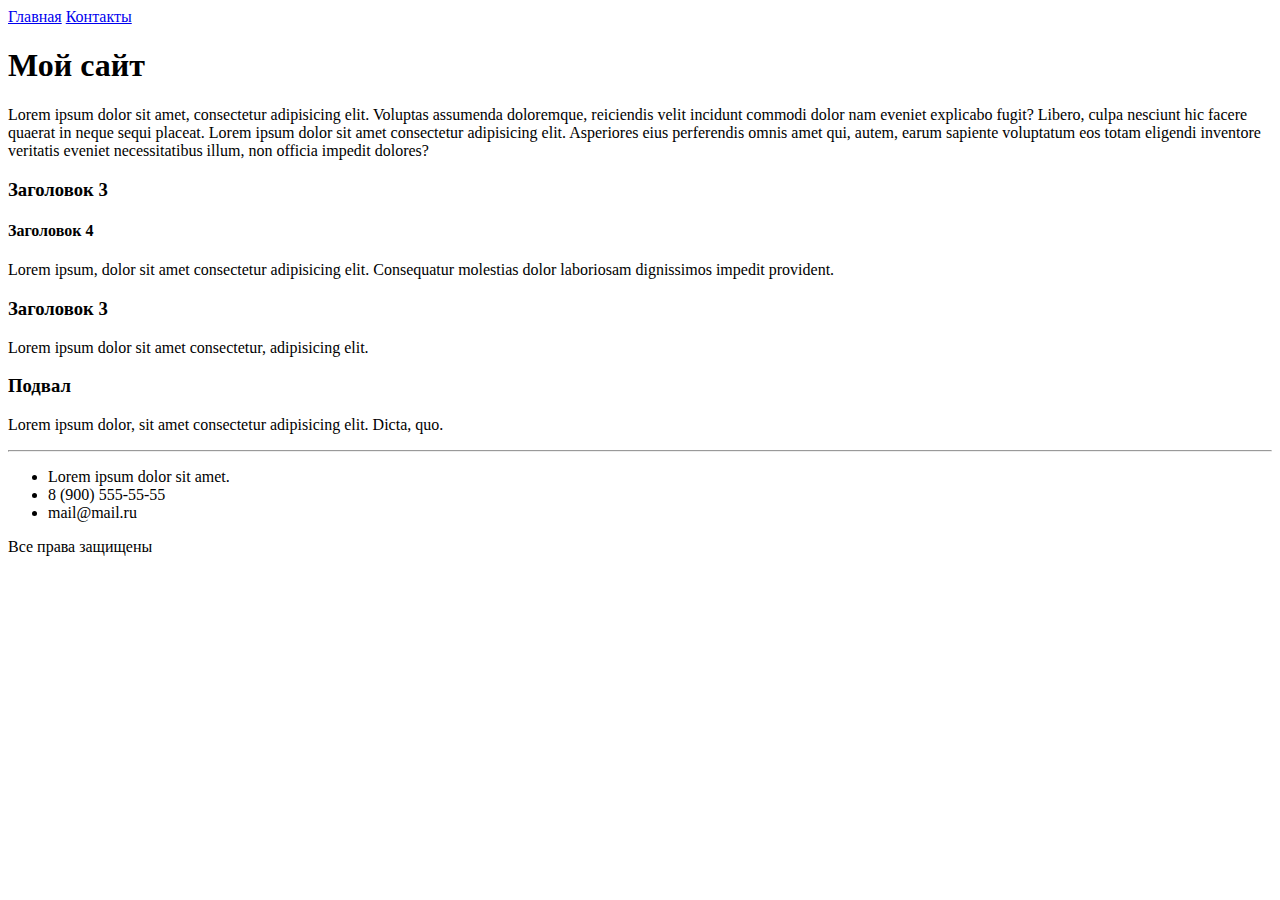
<file: Lesson_2/index.html>
<!DOCTYPE html>
<html lang="en">

<head>
    <meta charset="UTF-8">
    <meta http-equiv="X-UA-Compatible" content="IE=edge">
    <meta name="viewport" content="width=device-width, initial-scale=1.0">
    <title>Мой сайт</title>
</head>

<body>
    <a href="index.html">Главная</a>
    <a href="contacts.html">Контакты</a>

    <h1>Мой сайт</h1>
    <p>Lorem ipsum dolor sit amet, consectetur adipisicing elit. Voluptas assumenda doloremque, reiciendis velit
        incidunt commodi dolor nam eveniet explicabo fugit? Libero, culpa nesciunt hic facere quaerat in neque sequi
        placeat.
        Lorem ipsum dolor sit amet consectetur adipisicing elit. Asperiores eius perferendis omnis amet qui, autem,
        earum sapiente voluptatum eos totam eligendi inventore veritatis eveniet necessitatibus illum, non officia
        impedit dolores?</p>
    <h3>Заголовок 3</h3>
    <h4>Заголовок 4</h4>
    <p>Lorem ipsum, dolor sit amet consectetur adipisicing elit. Consequatur molestias dolor laboriosam dignissimos
        impedit provident.</p>
    <h3>Заголовок 3</h3>
    <p>Lorem ipsum dolor sit amet consectetur, adipisicing elit.</p>
    <h3>Подвал</h3>
    <p>Lorem ipsum dolor, sit amet consectetur adipisicing elit. Dicta, quo.</p>
    <hr>
    <ul>
        <li>Lorem ipsum dolor sit amet.</li>
        <li>8 (900) 555-55-55</li>
        <li>mail@mail.ru</li>
    </ul>
    <p>Все права защищены</p>
</body>

</html>
</file>
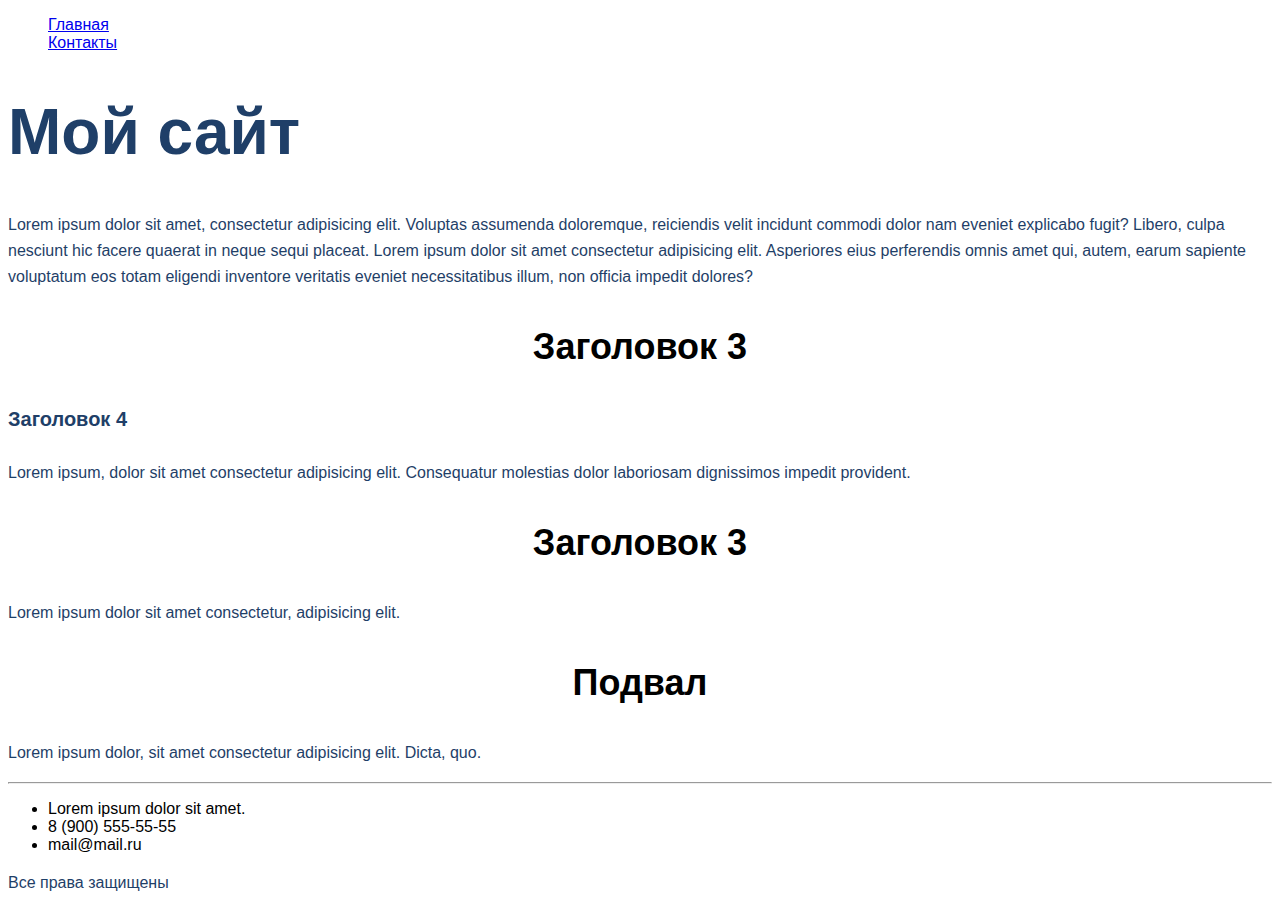
<file: Lesson_3_CSS_main/index.html>
<!DOCTYPE html>
<html lang="en">

<head>
    <meta charset="UTF-8">
    <meta http-equiv="X-UA-Compatible" content="IE=edge">
    <meta name="viewport" content="width=device-width, initial-scale=1.0">
    <title>Мой сайт</title>
    <link rel="stylesheet" href="style.css">
</head>

<body>
    <ul class="headList">
        <li><a href="index.html">Главная</a></li>
        <li><a href="contacts.html">Контакты</a></li>
    </ul>
    <h1 class="mainH">Мой сайт</h1>
    <p class="paragraph">Lorem ipsum dolor sit amet, consectetur adipisicing elit. Voluptas assumenda doloremque,
        reiciendis velit
        incidunt commodi dolor nam eveniet explicabo fugit? Libero, culpa nesciunt hic facere quaerat in neque sequi
        placeat.
        Lorem ipsum dolor sit amet consectetur adipisicing elit. Asperiores eius perferendis omnis amet qui, autem,
        earum sapiente voluptatum eos totam eligendi inventore veritatis eveniet necessitatibus illum, non officia
        impedit dolores?</p>
    <h3 class="basementH">Заголовок 3</h3>
    <h4 class="subH">Заголовок 4</h4>
    <p class="paragraph">Lorem ipsum, dolor sit amet consectetur adipisicing elit. Consequatur molestias dolor
        laboriosam dignissimos
        impedit provident.</p>
    <h3 class="basementH">Заголовок 3</h3>
    <p class="paragraph">Lorem ipsum dolor sit amet consectetur, adipisicing elit.</p>
    <h3 class="basementH">Подвал</h3>
    <p class="paragraph">Lorem ipsum dolor, sit amet consectetur adipisicing elit. Dicta, quo.</p>
    <hr>
    <ul>
        <li>Lorem ipsum dolor sit amet.</li>
        <li>8 (900) 555-55-55</li>
        <li>mail@mail.ru</li>
    </ul>
    <p class="paragraph">Все права защищены</p>
</body>

</html>
</file>
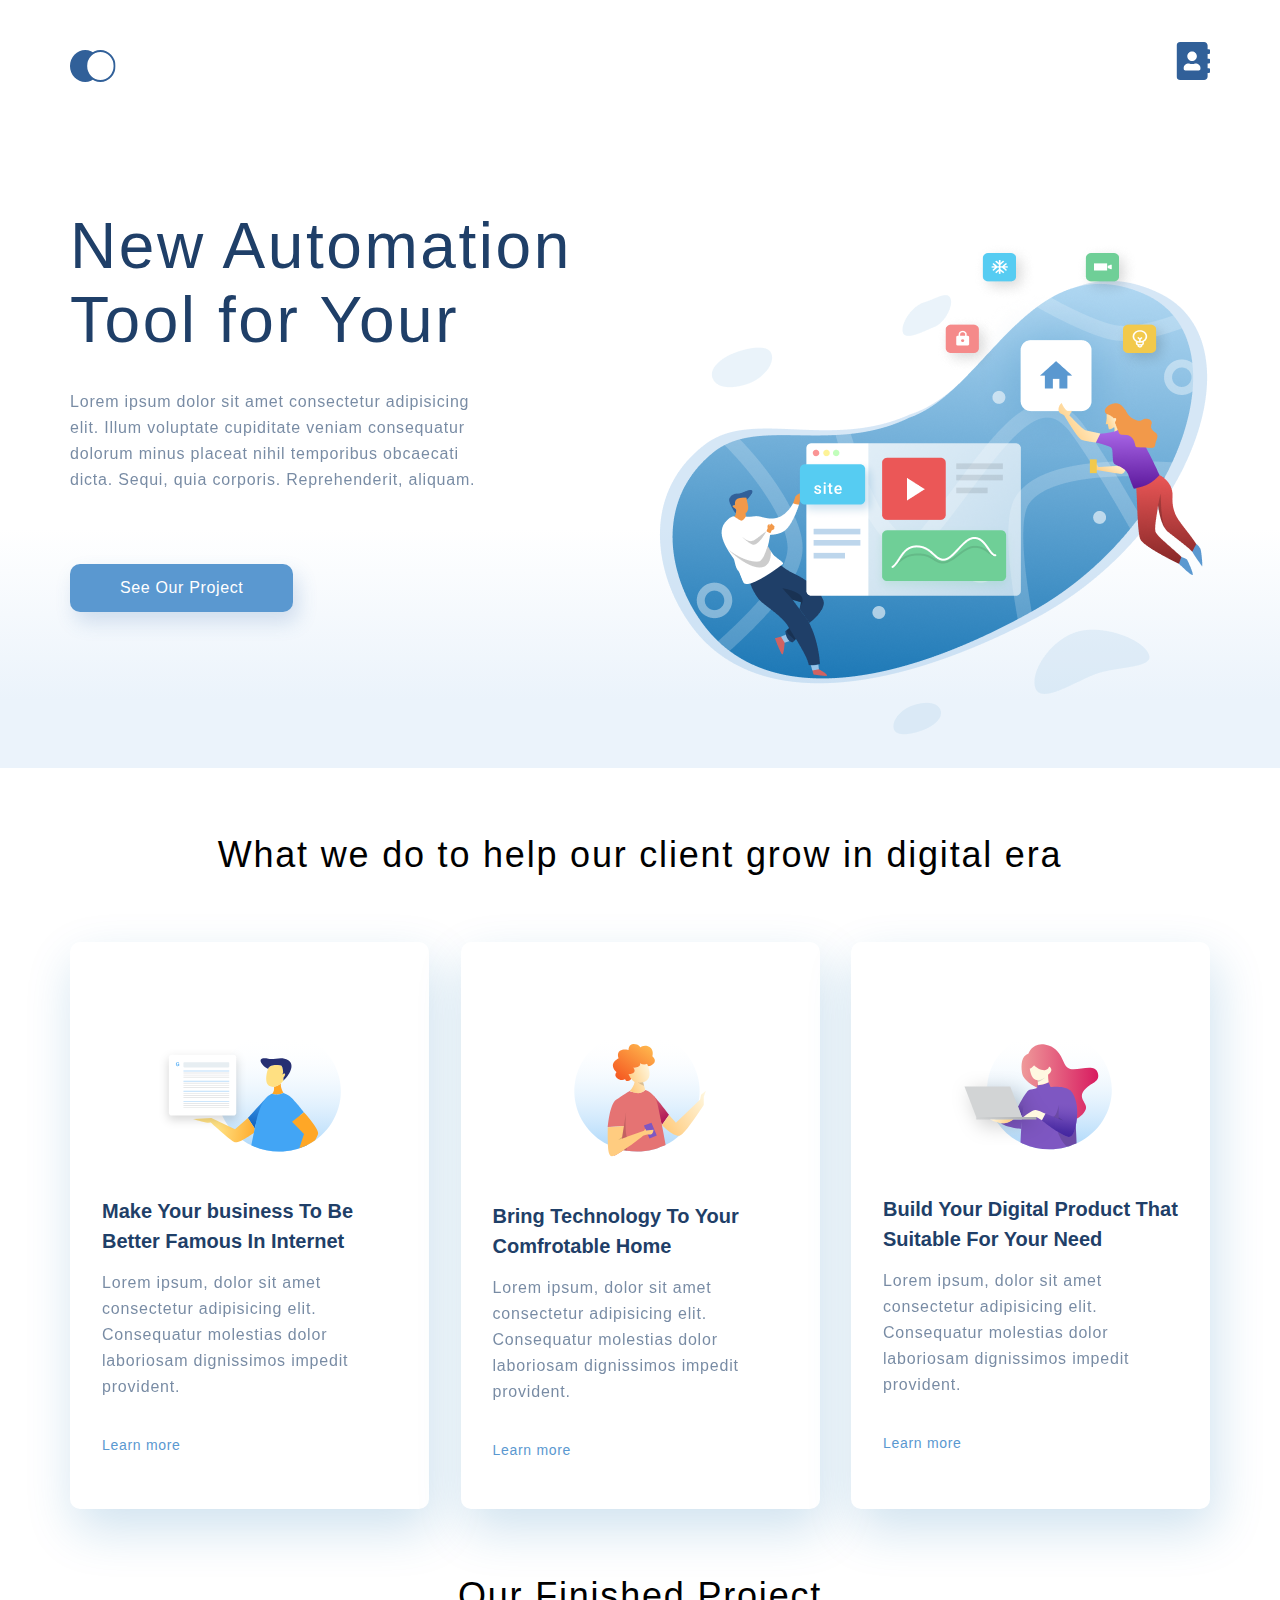
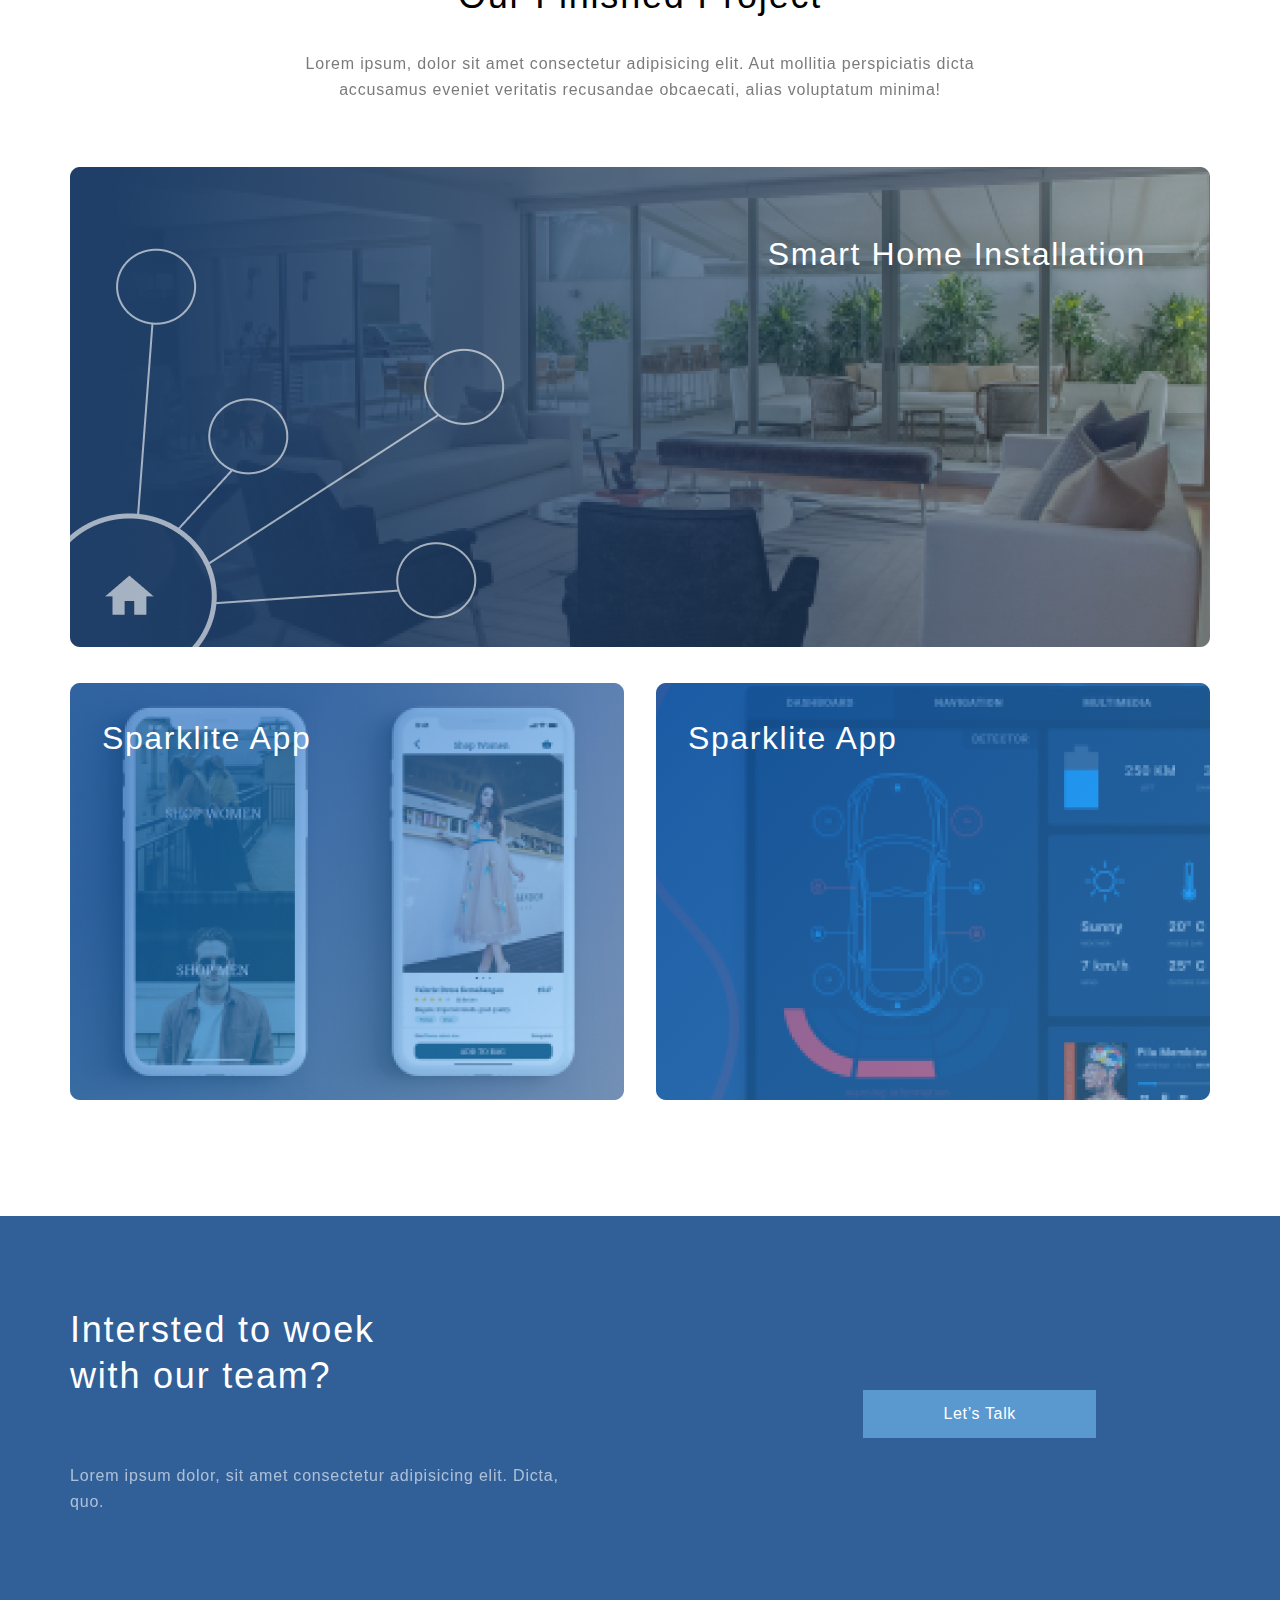
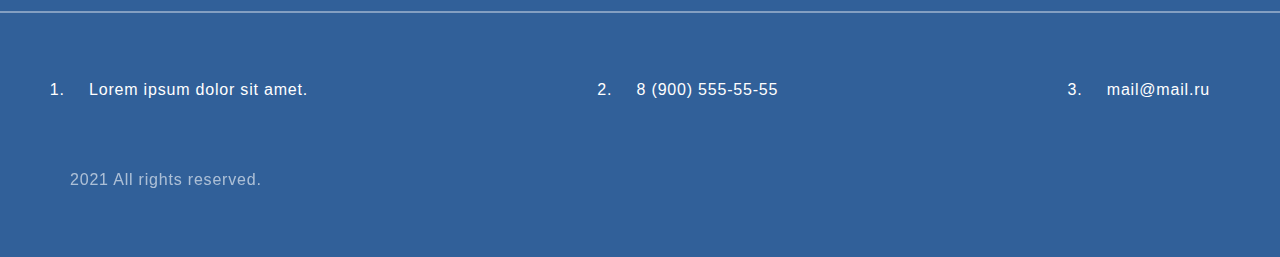
<file: Lesson_6_layout/index.html>
<!DOCTYPE html>
<html lang="en">

<head>
    <meta charset="UTF-8">
    <meta http-equiv="X-UA-Compatible" content="IE=edge">
    <meta name="viewport" content="width=device-width, initial-scale=1.0">
    <title>Мой сайт</title>
    <link rel="stylesheet" href="style.css">
</head>

<body>
    <div class="main">
        <div class="main_block">
            <div class="menu container">
                <ul class="header">
                    <li><a href="index.html"><img src="img/Navigation.svg" alt="Главная"></a></li>
                    <li><a href="contacts.html"><img src="img/address-book-solid 1.svg" alt="Контакты"></a></li>
                </ul>
            </div>
            <div class="main_info container">
                <h1 class="mainH">New Automation
                    Tool for Your </h1>
                <p class="main_paragraph paragraph">Lorem ipsum dolor sit amet consectetur adipisicing elit. Illum
                    voluptate cupiditate veniam consequatur dolorum minus placeat nihil temporibus obcaecati dicta.
                    Sequi, quia corporis. Reprehenderit, aliquam.</p>
                <a class="main_button" href="#">See Our Project</a>
            </div>
        </div>
    </div>

    <div class="main_second_block container">
        <h3 class="basementH">What we do to help our client grow in digital era</h3>
        <div class="scroll_list container">
            <div class="scroll_item">
                <img class="scroll_img" src="img/1.svg" alt="pic">
                <h4 class="subH">Make Your business To Be
                    Better Famous In Internet</h4>
                <p class="paragraph">Lorem ipsum, dolor sit amet consectetur adipisicing elit. Consequatur molestias
                    dolor
                    laboriosam dignissimos
                    impedit provident.</p>
                <a class="scroll_link" href="#">Learn more</a>
            </div>
            <div class="scroll_item">
                <img class="scroll_img" src="img/Group 15.svg" alt="pic">
                <h4 class="subH">Bring Technology To Your
                    Comfrotable Home</h4>
                <p class="paragraph">Lorem ipsum, dolor sit amet consectetur adipisicing elit. Consequatur molestias
                    dolor
                    laboriosam dignissimos
                    impedit provident.</p>
                <a class="scroll_link" href="#">Learn more</a>
            </div>
            <div class="scroll_item">
                <img class="scroll_img" src="img/2 20.svg" alt="pic">
                <h4 class="subH">Build Your Digital Product
                    That Suitable For Your Need</h4>
                <p class="paragraph">Lorem ipsum, dolor sit amet consectetur adipisicing elit. Consequatur molestias
                    dolor
                    laboriosam dignissimos
                    impedit provident.</p>
                <a class="scroll_link" href="#">Learn more</a>
            </div>
        </div>
    </div>
    <div class="main_third_block container">
        <h3 class="basementH">Our Finished Project</h3>
        <p class="paragraph third_block_paragraph">Lorem ipsum, dolor sit amet consectetur adipisicing elit. Aut
            mollitia perspiciatis dicta accusamus eveniet veritatis recusandae obcaecati, alias voluptatum minima!</p>
        <div class="third_block_item">
            <img class="pic_form_third_block" src="img/SmartHome.png" alt="photo">
            <p class="text_in_pic">Smart Home Installation</p>
        </div>
        <div class="pic_third_block_parent">
            <div class="third_block_item left_pic">
                <img class="pic_form_third_block" src="img/SmartPhone.png" alt="photo">
                <p class="text_in_pic_format_left">Sparklite App</p>
            </div>
            <div class="third_block_item">
                <img class="pic_form_third_block" src="img/SmartCar.png" alt="photo">
                <p class="text_in_pic_format_left">Sparklite App</p>
            </div>
        </div>
    </div>

    <div class="footer">
        <div class="container">
            <div class="first_footer_block ">
                <div class="footer_comment">
                    <h3 class="basementH footer_header">Intersted to woek
                        with our team?</h3>
                    <p class="footer_paragraph">Lorem ipsum dolor, sit amet consectetur adipisicing elit. Dicta, quo.
                    </p>
                </div>
                <a class="footer_button" href="#">Let’s Talk</a>
            </div>
        </div>
        <hr class="footer_hr">
        <div class="container">
            <div class="second_footer_block">
                <div class="contact_info">
                    <ol class="contact_info_list">
                        <li class="footer_li">Lorem ipsum dolor sit amet.</li>
                        <li class="footer_li">8 (900) 555-55-55</li>
                        <li class="footer_li">mail@mail.ru</li>
                    </ol>
                </div>
                <div class="law_text">
                    <p class="footer_paragraph">2021 All rights reserved.</p>
                </div>
            </div>
        </div>
    </div>
</body>

</html>
</file>
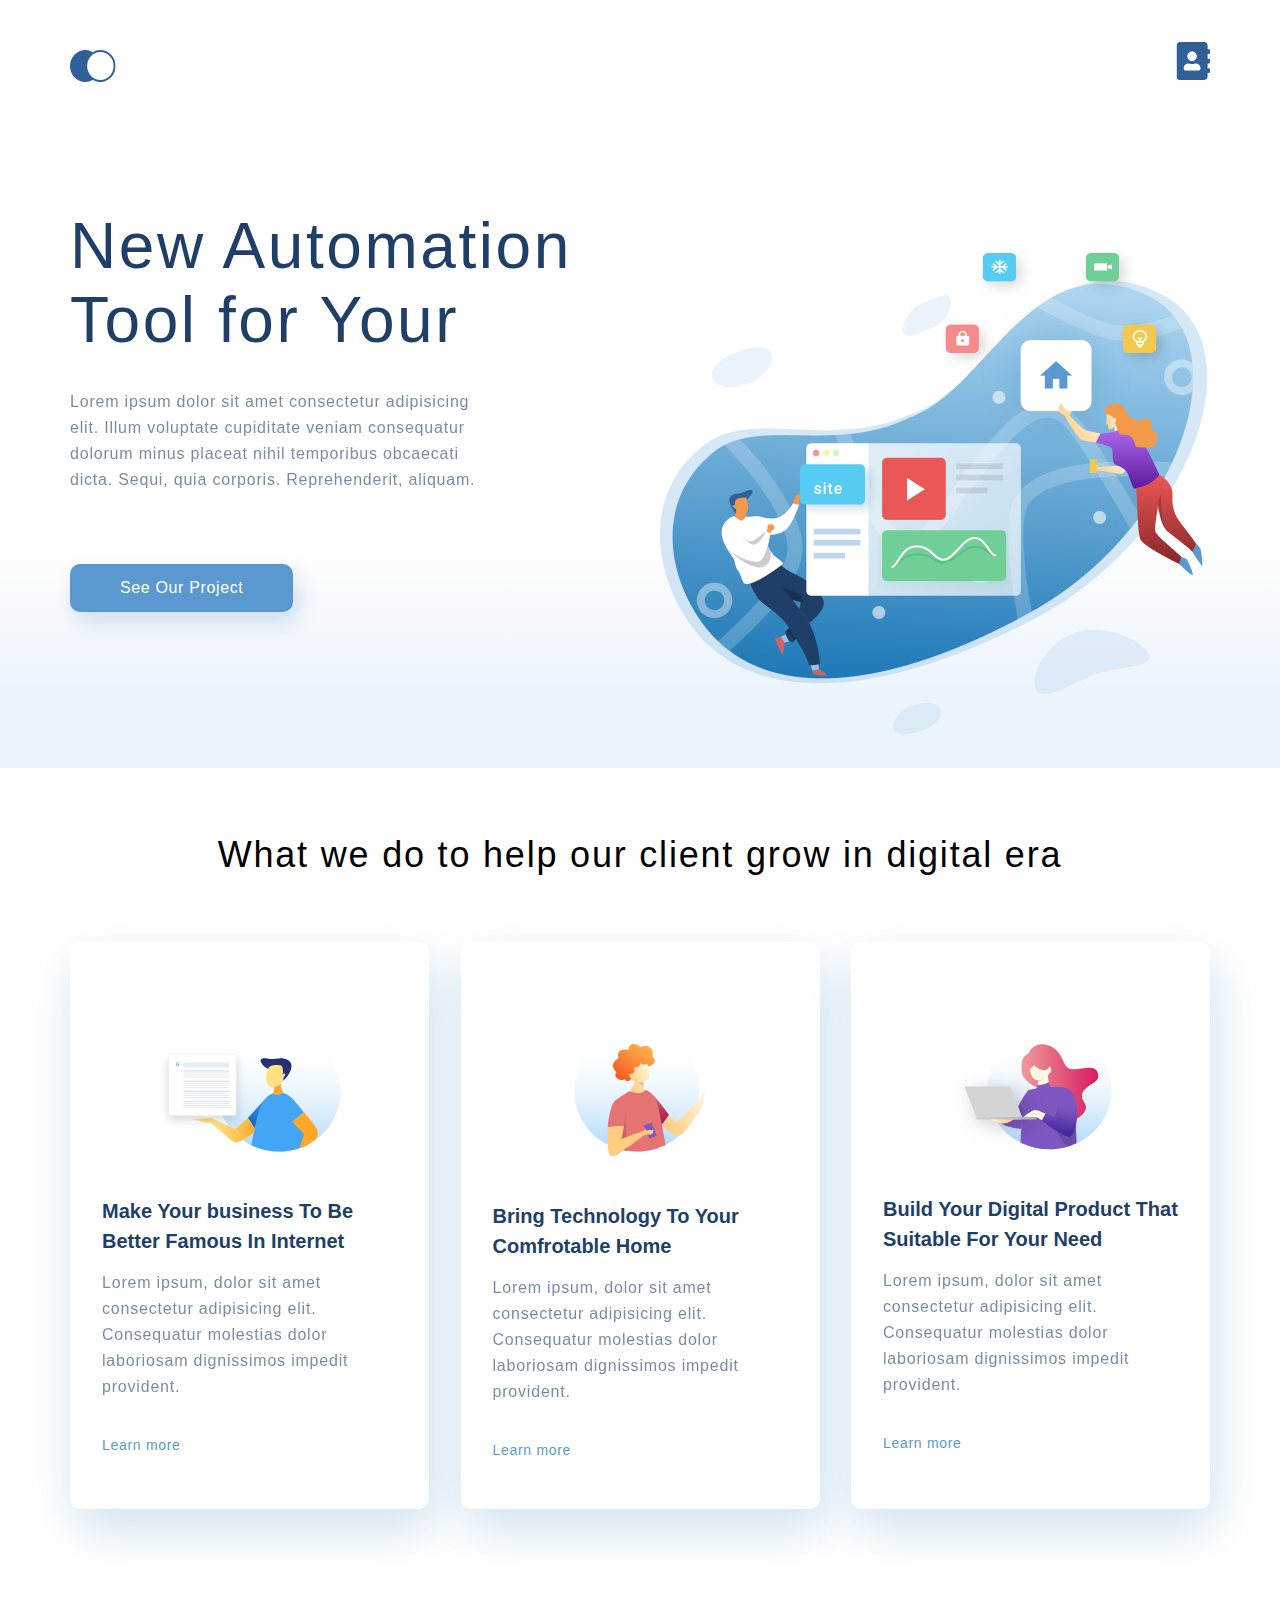
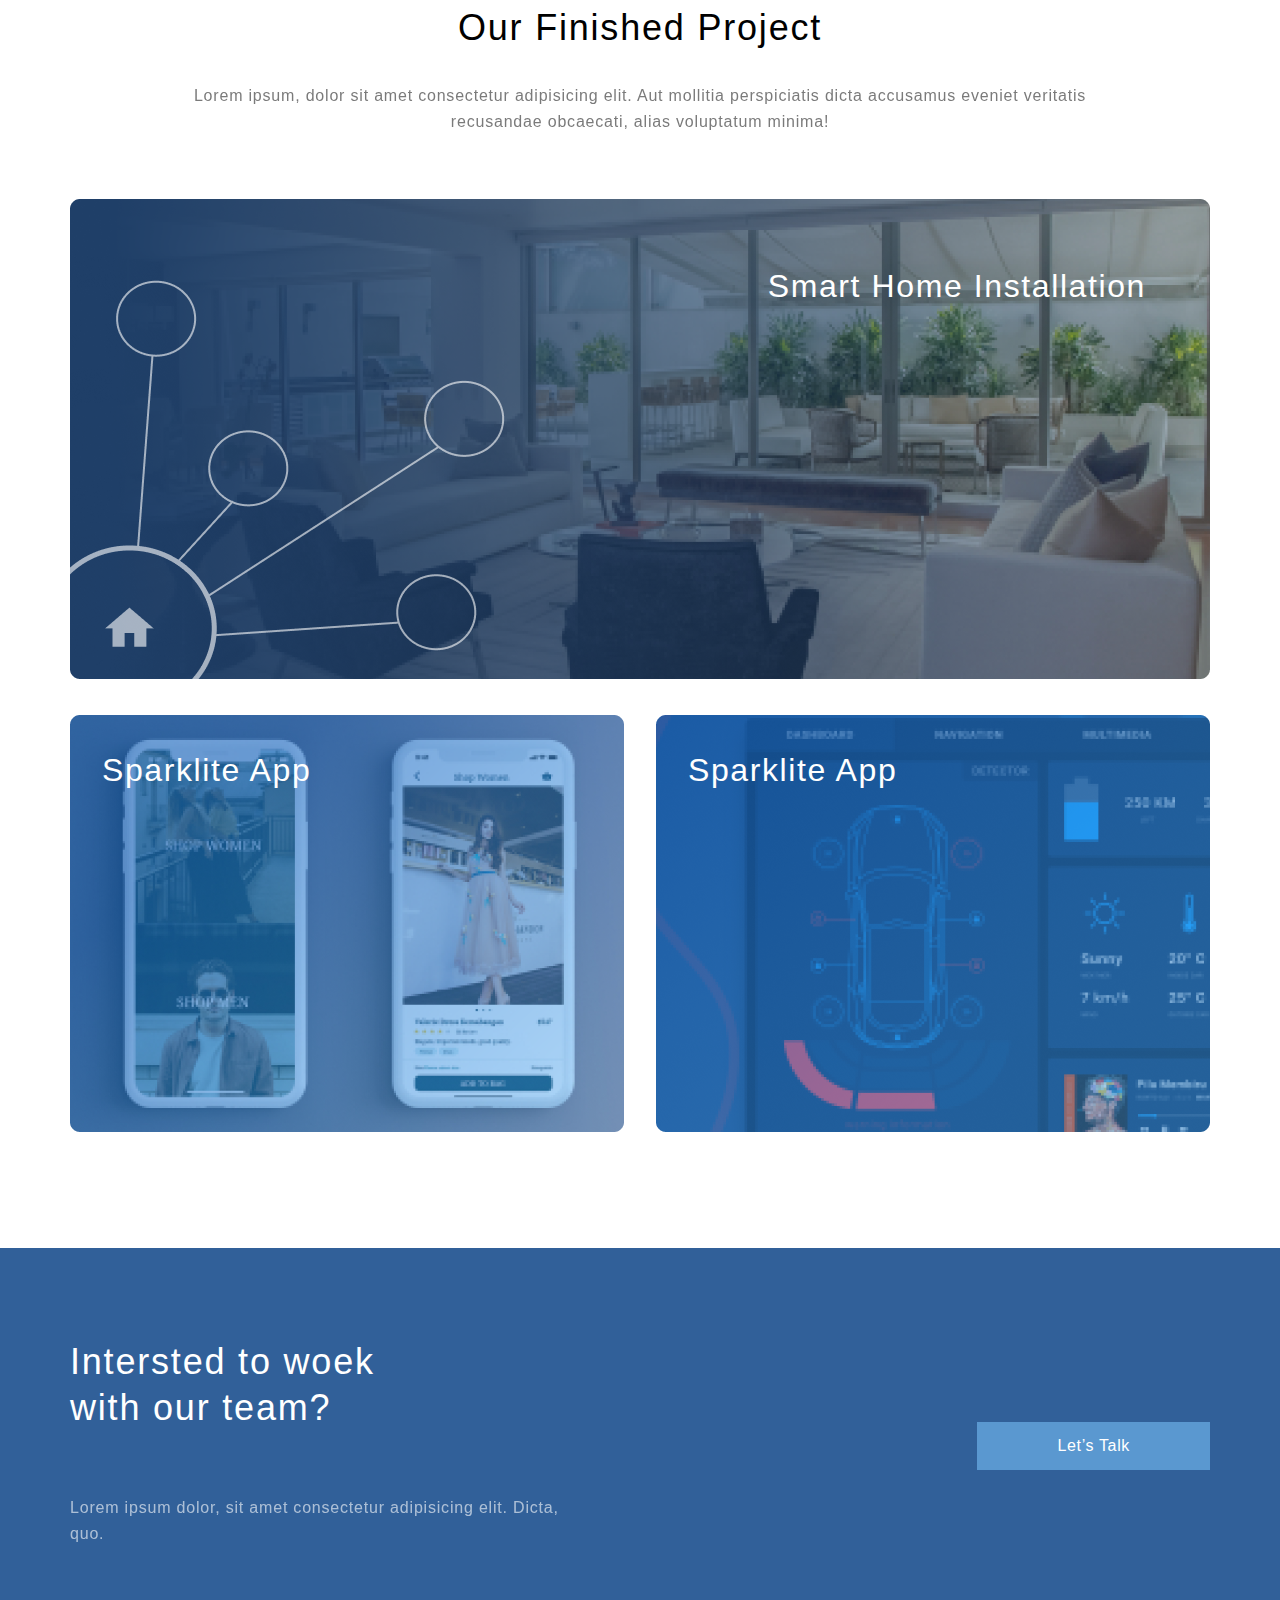
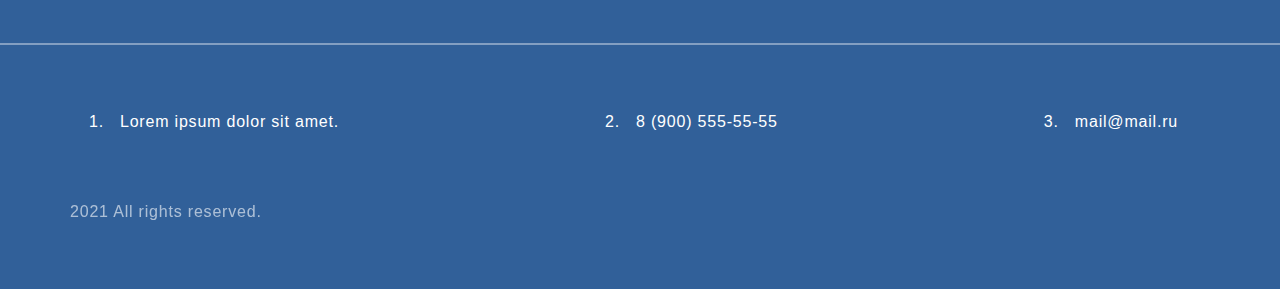
<file: Lesson_7_Adaptation/index.html>
<!DOCTYPE html>
<html lang="en">

<head>
    <meta charset="UTF-8">
    <meta http-equiv="X-UA-Compatible" content="IE=edge">
    <meta name="viewport" content="width=device-width, initial-scale=1.0">
    <title>Мой сайт</title>
    <link rel="stylesheet" href="style.css">
</head>

<body>

    <div class="main">
        <div class="main_block container">
            <div class="menu">
                <ul class="header">
                    <li><a href="index.html"><img src="img/Navigation.svg" alt="Главная"></a></li>
                    <li><a href="contacts.html"><img src="img/address-book-solid 1.svg" alt="Контакты"></a></li>
                </ul>
            </div>
            <div class="main_info">
                <h1 class="mainH">New Automation
                    Tool for Your </h1>
                <p class="main_paragraph paragraph">Lorem ipsum dolor sit amet consectetur adipisicing elit. Illum
                    voluptate cupiditate veniam consequatur dolorum minus placeat nihil temporibus obcaecati dicta.
                    Sequi, quia corporis. Reprehenderit, aliquam.</p>
                <a class="main_button" href="#">See Our Project</a>
            </div>
        </div>
    </div>

    <div class="main_second_block">
        <div class="container">
            <h3 class="basementH">What we do to help our client grow in digital era</h3>
            <div class="scroll_list">
                <div class="scroll_item">
                    <img class="scroll_img" src="img/1.svg" alt="pic">
                    <h4 class="subH">Make Your business To Be
                        Better Famous In Internet</h4>
                    <p class="paragraph">Lorem ipsum, dolor sit amet consectetur adipisicing elit. Consequatur molestias
                        dolor
                        laboriosam dignissimos
                        impedit provident.</p>
                    <a class="scroll_link" href="#">Learn more</a>
                </div>
                <div class="scroll_item">
                    <img class="scroll_img" src="img/Group 15.svg" alt="pic">
                    <h4 class="subH">Bring Technology To Your
                        Comfrotable Home</h4>
                    <p class="paragraph">Lorem ipsum, dolor sit amet consectetur adipisicing elit. Consequatur molestias
                        dolor
                        laboriosam dignissimos
                        impedit provident.</p>
                    <a class="scroll_link" href="#">Learn more</a>
                </div>
                <div class="scroll_item">
                    <img class="scroll_img" src="img/2 20.svg" alt="pic">
                    <h4 class="subH">Build Your Digital Product
                        That Suitable For Your Need</h4>
                    <p class="paragraph">Lorem ipsum, dolor sit amet consectetur adipisicing elit. Consequatur molestias
                        dolor
                        laboriosam dignissimos
                        impedit provident.</p>
                    <a class="scroll_link" href="#">Learn more</a>
                </div>
            </div>
        </div>
    </div>
    <div class="main_third_block">
        <div class="container">
            <h3 class="basementH">Our Finished Project</h3>
            <p class="paragraph third_block_paragraph">Lorem ipsum, dolor sit amet consectetur adipisicing elit. Aut
                mollitia perspiciatis dicta accusamus eveniet veritatis recusandae obcaecati, alias voluptatum minima!
            </p>
            <div class="third_block_item">
                <img class="pic_form_third_block" src="img/SmartHome.png" alt="photo">
                <p class="text_in_pic">Smart Home Installation</p>
            </div>
            <div class="pic_third_block_parent">
                <div class="third_block_item left_pic">
                    <img class="pic_form_third_block" src="img/SmartPhone.png" alt="photo">
                    <p class="text_in_pic_format_left">Sparklite App</p>
                </div>
                <div class="third_block_item">
                    <img class="pic_form_third_block" src="img/SmartCar.png" alt="photo">
                    <p class="text_in_pic_format_left">Sparklite App</p>
                </div>
            </div>
        </div>
    </div>

    <div class="footer">
        <div class="container">
            <div class="first_footer_block ">
                <div class="footer_comment">
                    <h3 class="basementH footer_header">Intersted to woek
                        with our team?</h3>
                    <p class="footer_paragraph">Lorem ipsum dolor, sit amet consectetur adipisicing elit. Dicta, quo.
                    </p>
                </div>
                <a class="footer_button" href="#">Let’s Talk</a>
            </div>
        </div>
        <hr class="footer_hr">
        <div class="container">
            <div class="second_footer_block">
                <div class="contact_info">
                    <ul class="contact_info_list">
                        <li class="footer_li"><span class="num_footer_li">1.</span>Lorem ipsum dolor sit amet.</li>
                        <li class="footer_li"><span class="num_footer_li">2.</span>8 (900) 555-55-55</li>
                        <li class="footer_li"><span class="num_footer_li">3.</span>mail@mail.ru</li>
                    </ul>
                </div>
                <div class="law_text">
                    <p class="footer_paragraph">2021 All rights reserved.</p>
                </div>
            </div>
        </div>
    </div>
</body>

</html>
</file>
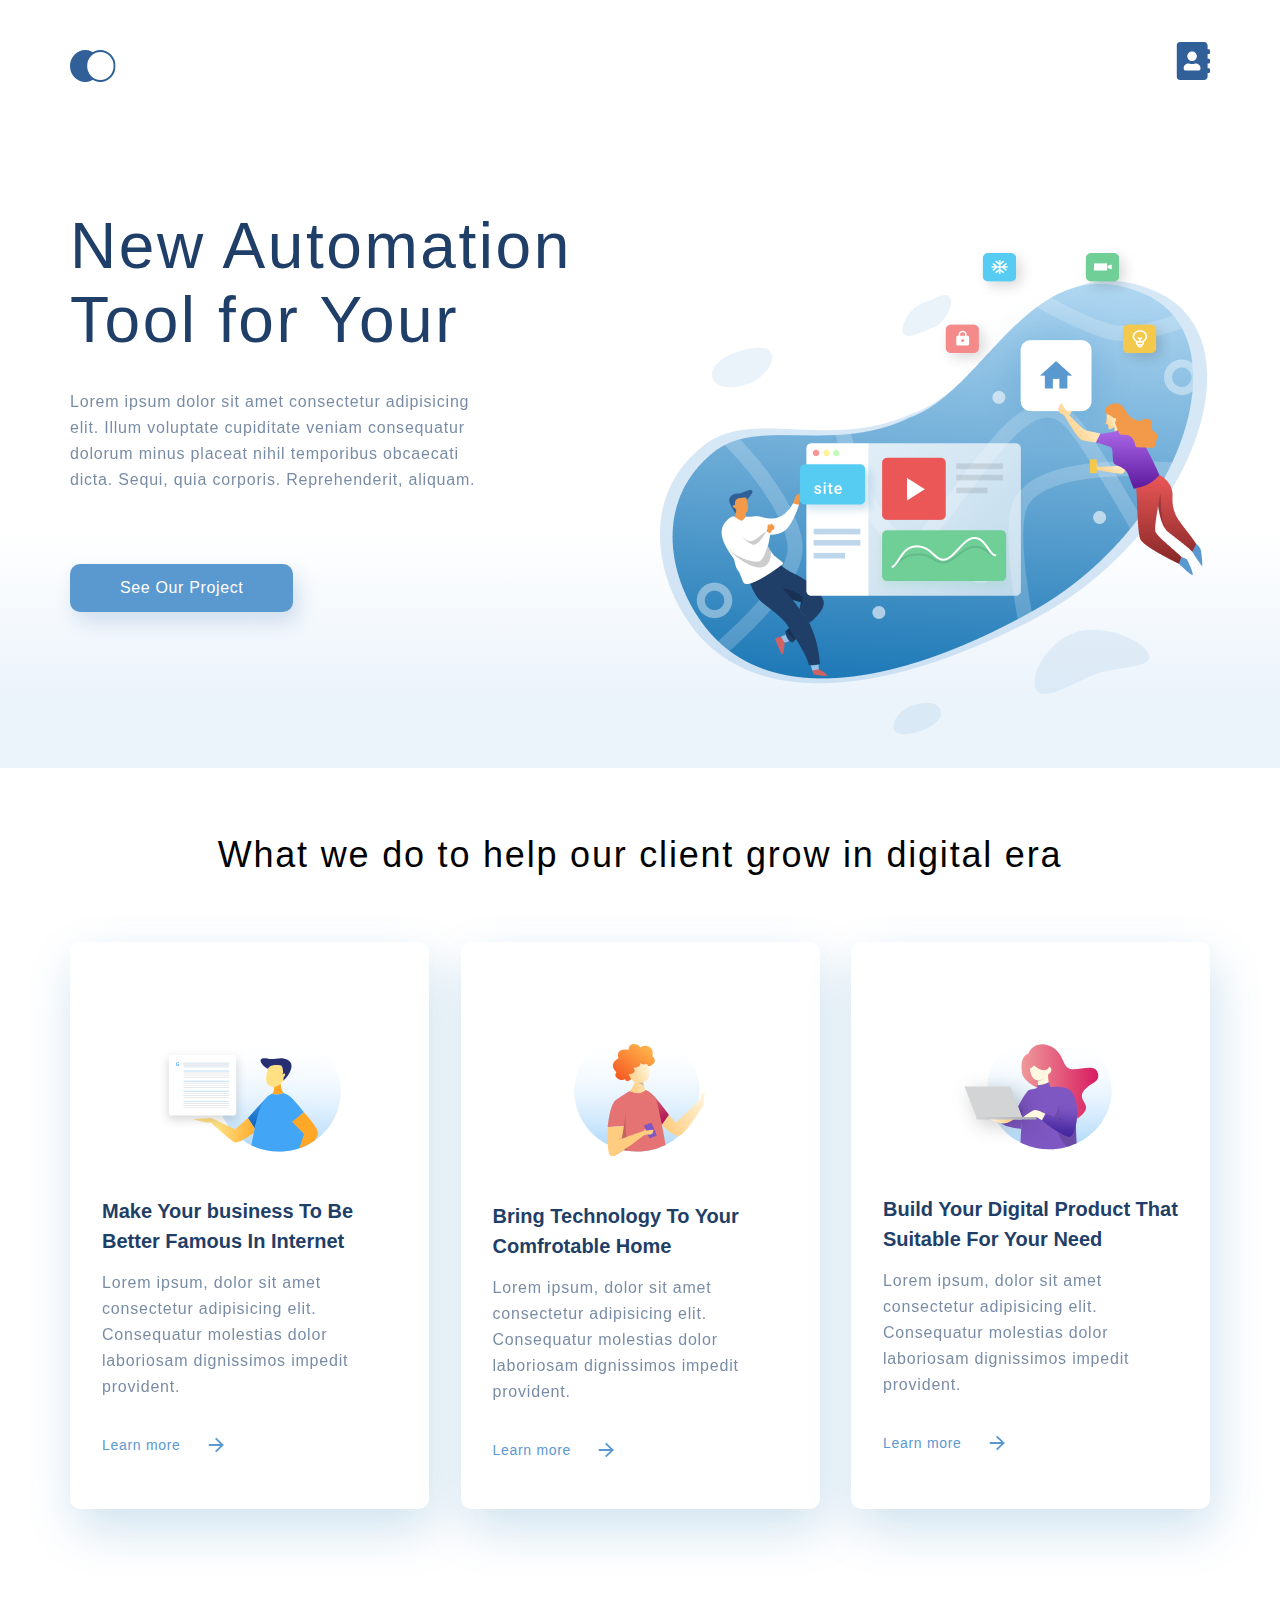
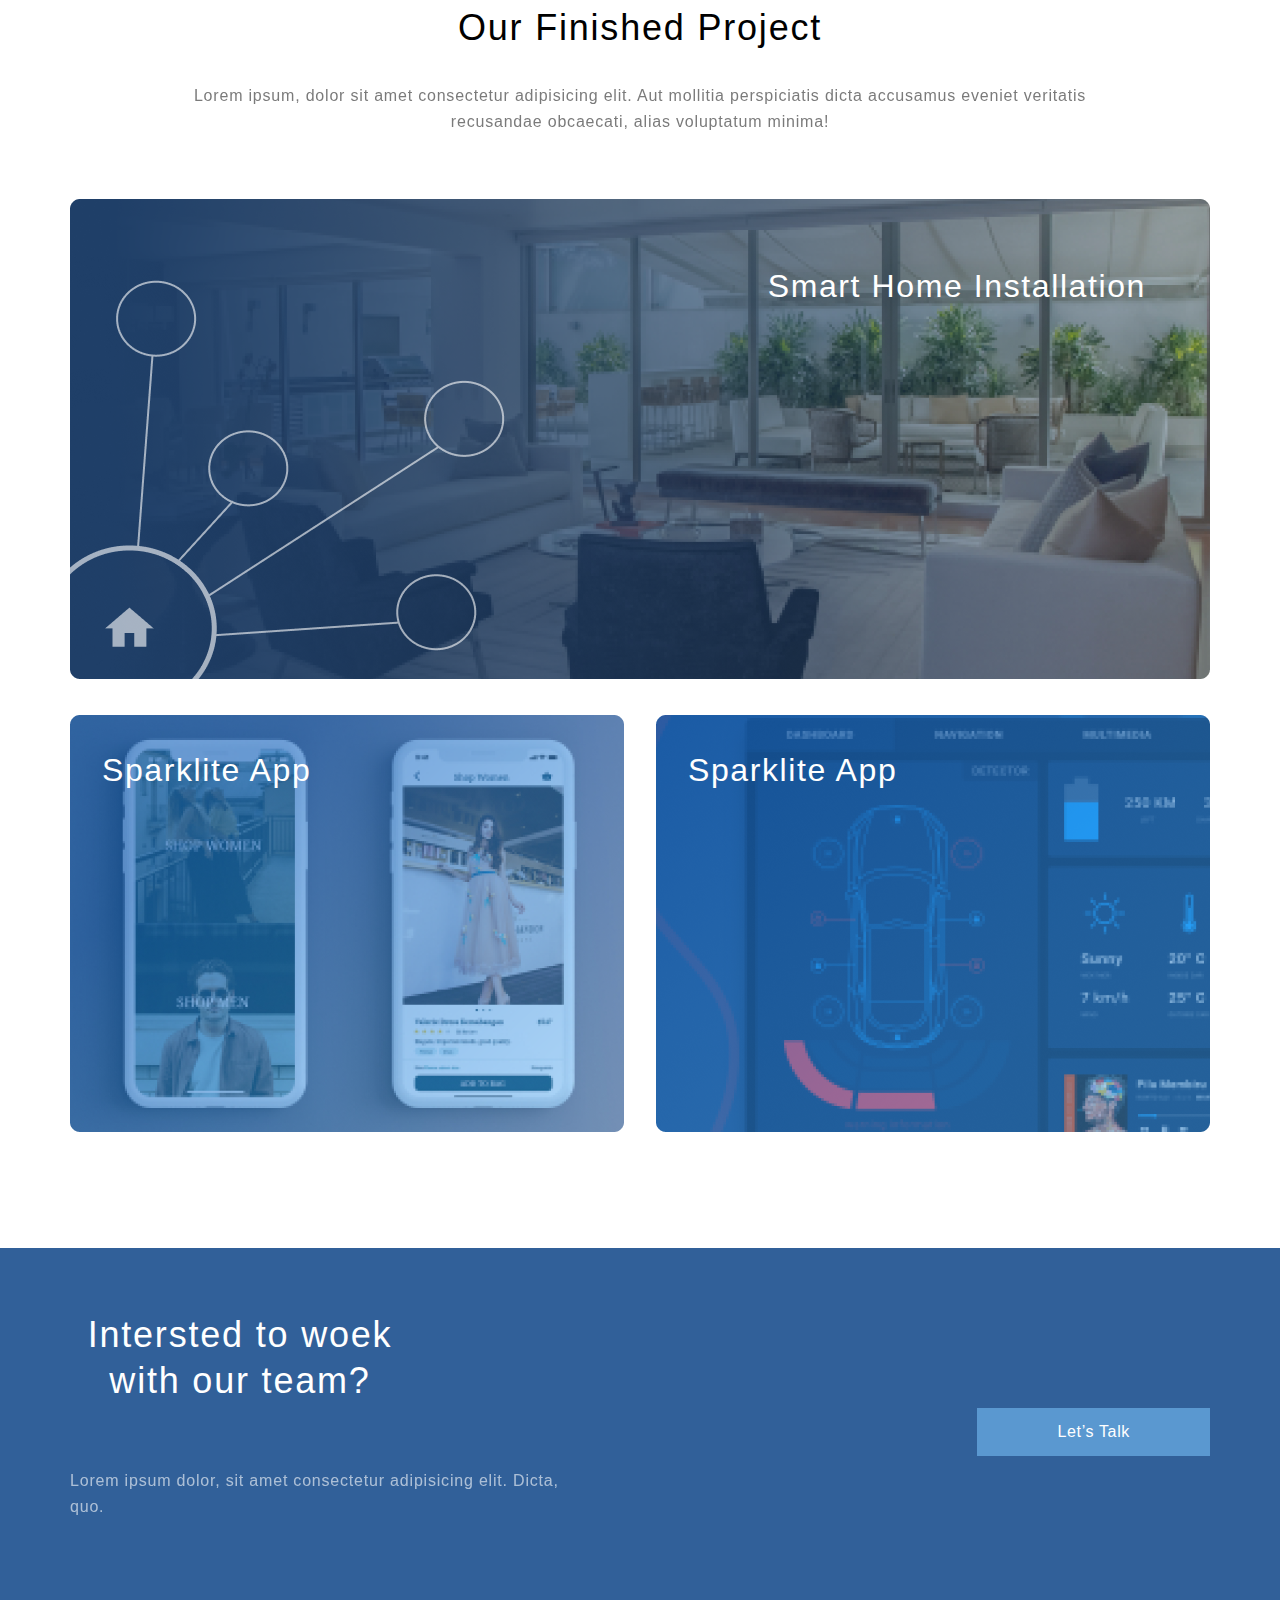
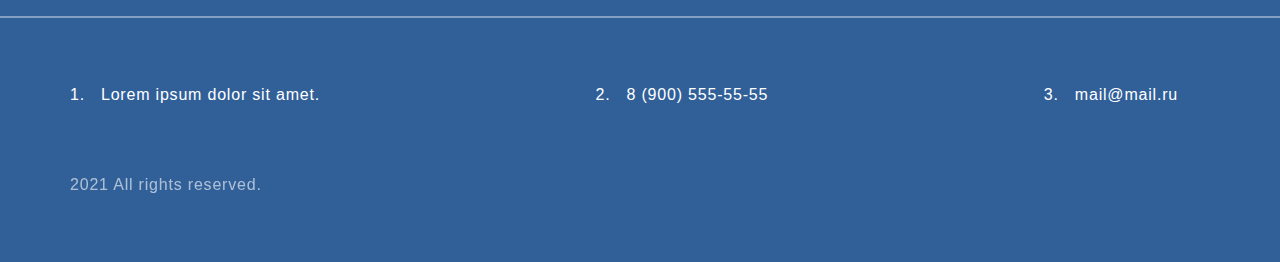
<file: Lesson_8_SCSS_Final/index.html>
<!DOCTYPE html>
<html lang="en">

<head>
    <meta charset="UTF-8">
    <meta http-equiv="X-UA-Compatible" content="IE=edge">
    <meta name="viewport" content="width=device-width, initial-scale=1.0">
    <title>Мой сайт</title>
    <link rel="stylesheet" href="style.css">
</head>

<body>

    <div class="main">
        <div class="main_block container">
            <div class="menu">
                <ul class="header">
                    <li><a href="index.html"><img src="img/Navigation.svg" alt="Главная"></a></li>
                    <li><a href="contacts.html"><img src="img/address-book-solid.svg" alt="Контакты"></a></li>
                </ul>
            </div>
            <div class="main_info">
                <h1 class="mainH">New Automation
                    Tool for Your </h1>
                <p class="main_paragraph paragraph">Lorem ipsum dolor sit amet consectetur adipisicing elit. Illum
                    voluptate cupiditate veniam consequatur dolorum minus placeat nihil temporibus obcaecati dicta.
                    Sequi, quia corporis. Reprehenderit, aliquam.</p>
                <a class="main_button" href="#">See Our Project</a>
            </div>
        </div>
    </div>

    <div class="main_second_block">
        <div class="container">
            <h3 class="basementH">What we do to help our client grow in digital era</h3>
            <div class="scroll">
                <div class="scroll_item">
                    <img class="scroll_img" src="img/1.svg" alt="pic">
                    <h4 class="subH">Make Your business To Be
                        Better Famous In Internet</h4>
                    <p class="paragraph">Lorem ipsum, dolor sit amet consectetur adipisicing elit. Consequatur molestias
                        dolor
                        laboriosam dignissimos
                        impedit provident.</p>
                    <div class="scroll_link_arrow">
                        <a class="scroll_link" href="#">Learn more</a>
                        <img src="img/ic_arrow_forward_24px.svg" alt="arrow">
                    </div>
                </div>
                <div class="scroll_item">
                    <img class="scroll_img" src="img/Group.svg" alt="pic">
                    <h4 class="subH">Bring Technology To Your
                        Comfrotable Home</h4>
                    <p class="paragraph">Lorem ipsum, dolor sit amet consectetur adipisicing elit. Consequatur molestias
                        dolor
                        laboriosam dignissimos
                        impedit provident.</p>
                    <div class="scroll_link_arrow">
                        <a class="scroll_link" href="#">Learn more</a>
                        <img src="img/ic_arrow_forward_24px.svg" alt="arrow">
                    </div>
                </div>
                <div class="scroll_item">
                    <img class="scroll_img" src="img/2.svg" alt="pic">
                    <h4 class="subH">Build Your Digital Product
                        That Suitable For Your Need</h4>
                    <p class="paragraph">Lorem ipsum, dolor sit amet consectetur adipisicing elit. Consequatur molestias
                        dolor
                        laboriosam dignissimos
                        impedit provident.</p>
                    <div class="scroll_link_arrow">
                        <a class="scroll_link" href="#">Learn more</a>
                        <img src="img/ic_arrow_forward_24px.svg" alt="arrow">
                    </div>

                </div>
            </div>
        </div>
    </div>
    <div class="main_third_block">
        <div class="container">
            <h3 class="basementH">Our Finished Project</h3>
            <p class="paragraph third_block_paragraph">Lorem ipsum, dolor sit amet consectetur adipisicing elit. Aut
                mollitia perspiciatis dicta accusamus eveniet veritatis recusandae obcaecati, alias voluptatum minima!
            </p>
            <div class="third_block_item">
                <img class="pic_form_third_block" src="img/SmartHome.png" alt="photo">
                <p class="text_in_pic">Smart Home Installation</p>
            </div>
            <div class="pic_third_block_parent">
                <div class="third_block_item left_pic">
                    <img class="pic_form_third_block" src="img/SmartPhone.png" alt="photo">
                    <p class="text_in_pic_format_left">Sparklite App</p>
                </div>
                <div class="third_block_item">
                    <img class="pic_form_third_block" src="img/SmartCar.png" alt="photo">
                    <p class="text_in_pic_format_left">Sparklite App</p>
                </div>
            </div>
        </div>
    </div>

    <div class="footer">
        <div class="container">
            <div class="first_footer_block ">
                <div class="footer_comment">
                    <h3 class="basementH footer_header">Intersted to woek
                        with our team?</h3>
                    <p class="footer_paragraph">Lorem ipsum dolor, sit amet consectetur adipisicing elit. Dicta, quo.
                    </p>
                </div>
                <a class="footer_button" href="#">Let’s Talk</a>
            </div>
        </div>
        <hr class="footer_hr">
        <div class="container">
            <div class="second_footer_block">
                <div class="contact_info">
                    <ul class="contact_info_list">
                        <li class="footer_li"><span class="num_footer_li">1.</span>Lorem ipsum dolor sit amet.</li>
                        <li class="footer_li"><span class="num_footer_li">2.</span>8 (900) 555-55-55</li>
                        <li class="footer_li"><span class="num_footer_li">3.</span>mail@mail.ru</li>
                    </ul>
                </div>
                <div class="law_text">
                    <p class="footer_paragraph">2021 All rights reserved.</p>
                </div>
            </div>
        </div>
    </div>
</body>

</html>
</file>
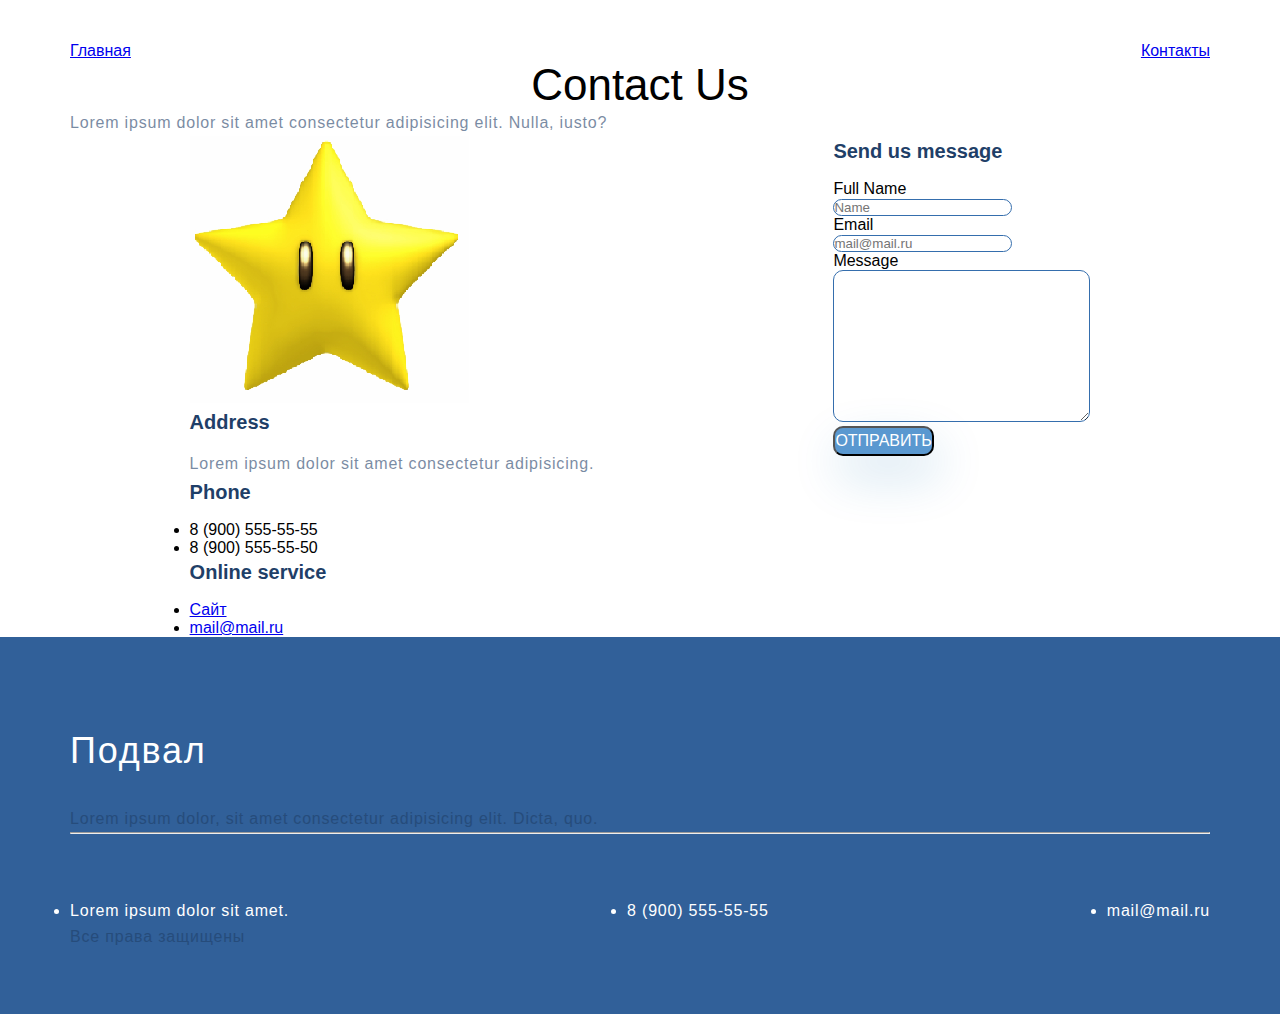
<file: Lesson_6_layout/contacts.html>
<!DOCTYPE html>
<html lang="en">

<head>
    <meta charset="UTF-8">
    <meta http-equiv="X-UA-Compatible" content="IE=edge">
    <meta name="viewport" content="width=device-width, initial-scale=1.0">
    <title>Мой сайт</title>
    <link rel="stylesheet" href="style.css">
</head>

<body>
    <div class="container">
        <div class="contact_first_block">
            <div class="menu">
                <ul class="header">
                    <li><a href="index.html">Главная</a></li>
                    <li><a href="contacts.html">Контакты</a></li>
                </ul>
            </div>
        </div>
        <div class="contact_heading">
            <h2 class="contactH">Contact Us</h2>
            <p class="paragraph">Lorem ipsum dolor sit amet consectetur adipisicing elit. Nulla, iusto?</p>
        </div>
        <div class="contact_first_block">
            <div class="contact_text">
                <div class="left_column">
                    <img src="img\140.png" alt="star">
                    <h4 class="subH">Address</h4>
                    <p class="paragraph">Lorem ipsum dolor sit amet consectetur adipisicing.</p>
                    <h4 class="subH">Phone</h4>
                    <ul>
                        <li>8 (900) 555-55-55</li>
                        <li>8 (900) 555-55-50</li>
                    </ul>
                    <h4 class="subH">Online service</h4>
                    <ul>
                        <li><a href="http:\\ya.ru">Сайт</a></li>
                        <li><a href="mailto: mail@mail.ru">mail@mail.ru</a></li>
                    </ul>
                </div>
                <div class="right_column">
                    <h4 class="subH">Send us message</h4>
                    <form action="#">
                        Full Name
                        <br>
                        <input class="inputText" type="text" placeholder="Name"><br>
                        Email
                        <br>
                        <input class="inputText" type="email" placeholder="mail@mail.ru"><br>
                        Message
                        <br>
                        <textarea class="inputText" cols="30" rows="10"></textarea>
                        <br>
                        <button class="buttSend" type="submit">Отправить</button>
                    </form>
                </div>
            </div>
            <script type="text/javascript" charset="utf-8" async
                src="https://api-maps.yandex.ru/services/constructor/1.0/js/?um=constructor%3A1b69ed7b0c8b67697afb3947df31e50f7d1ffb81aada285e7bc8e15c3908a03b&amp;height=400&amp;lang=ru_RU&amp;scroll=true"></script>
        </div>
    </div>
    <div class="footer">
        <div class="container">
            <div class="first_footer_block">
                <div class="foter_comment">
                    <h3 class="basementH footer_header">Подвал</h3>
                    <p class="paragraph">Lorem ipsum dolor, sit amet consectetur adipisicing elit. Dicta, quo.</p>
                </div>
            </div>
            <hr>
            <div class="second_footer_block">
                <div class="contact_info">
                    <ul class="contact_info_list">
                        <li>Lorem ipsum dolor sit amet.</li>
                        <li>8 (900) 555-55-55</li>
                        <li>mail@mail.ru</li>
                    </ul>
                </div>
                <div class="law_text">
                    <p class="paragraph">Все права защищены</p>
                </div>
            </div>
        </div>
    </div>
</body>

</html>
</file>
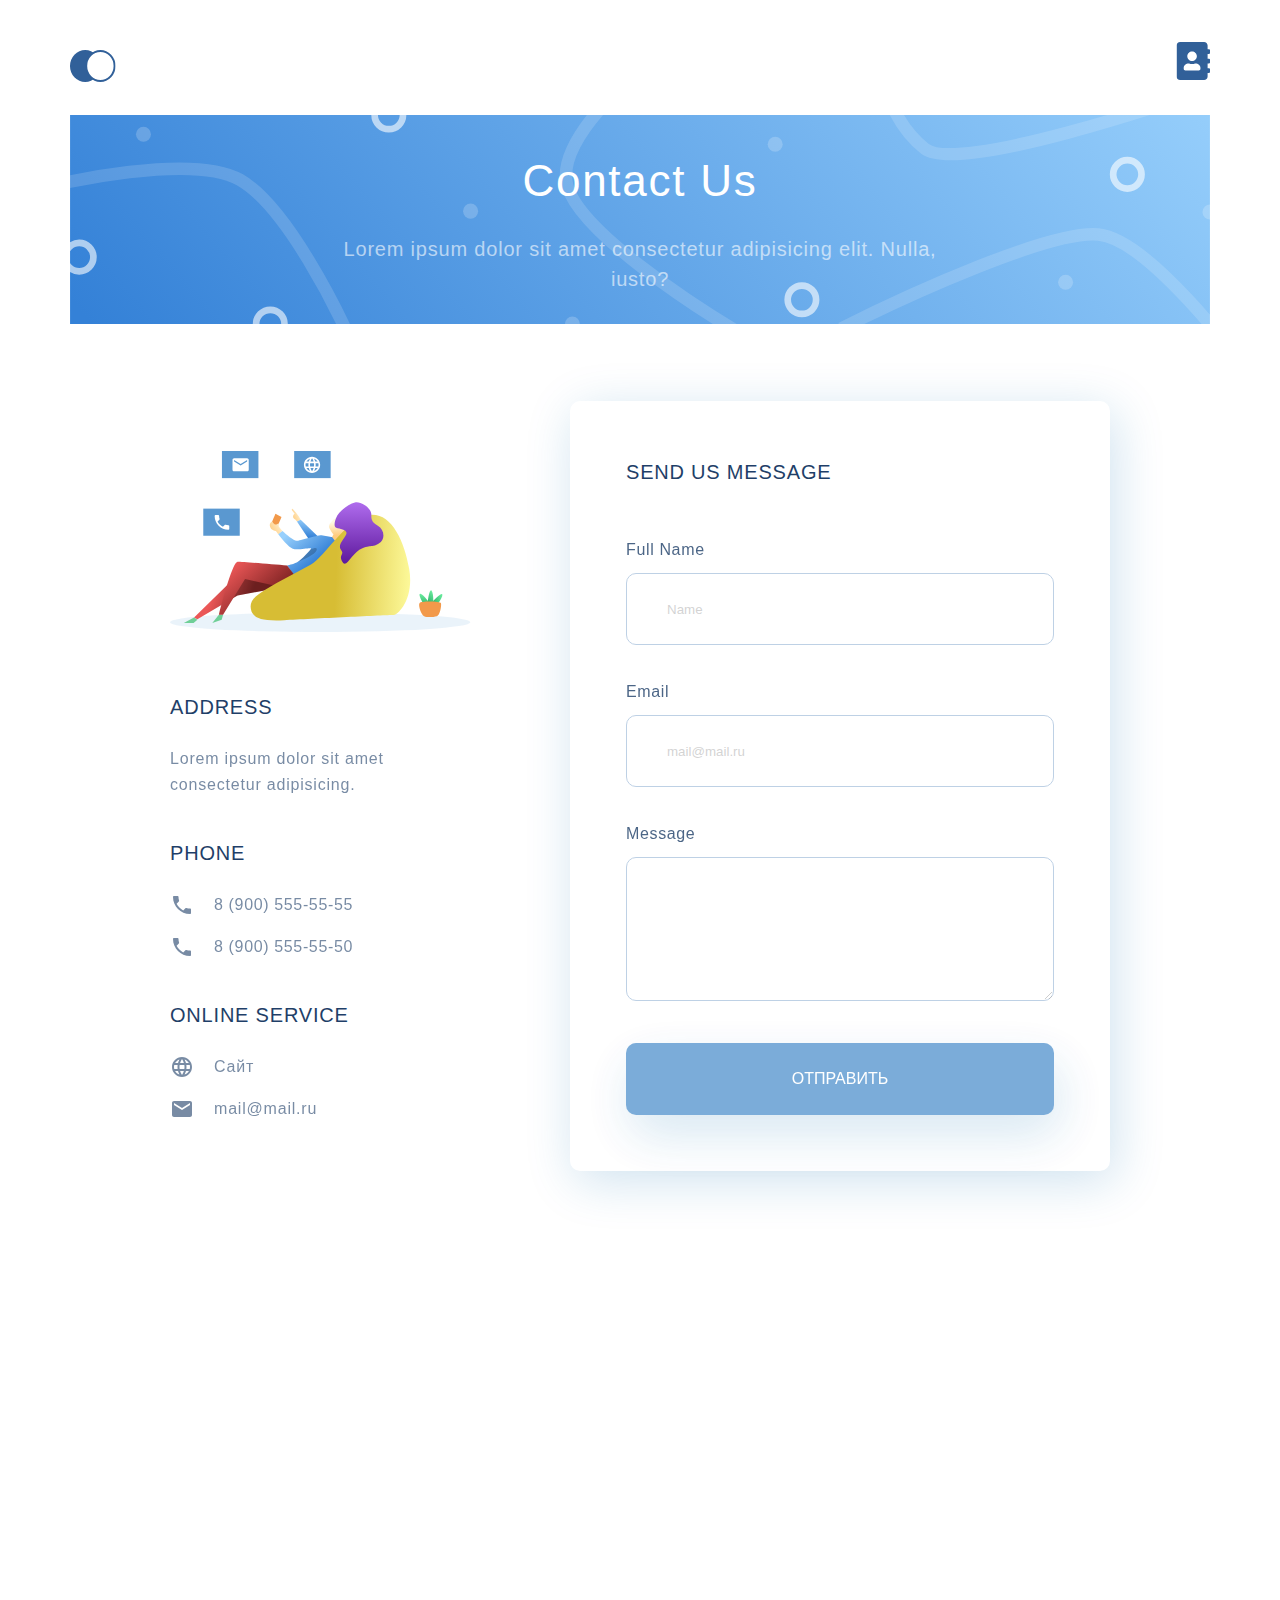
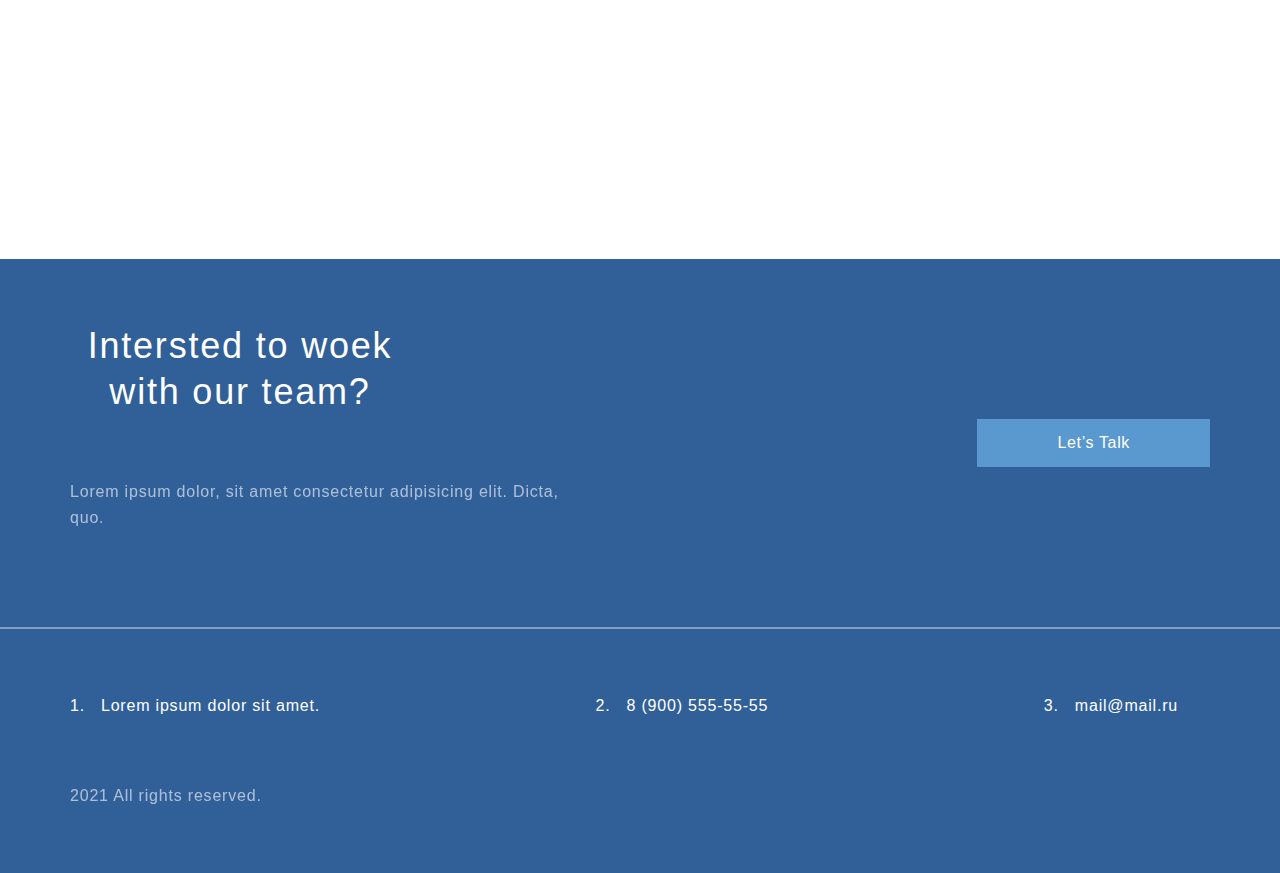
<file: Lesson_8_SCSS_Final/contacts.html>
<!DOCTYPE html>
<html lang="en">

<head>
    <meta charset="UTF-8">
    <meta http-equiv="X-UA-Compatible" content="IE=edge">
    <meta name="viewport" content="width=device-width, initial-scale=1.0">
    <title>Мой сайт</title>
    <link rel="stylesheet" href="style.css">
</head>

<body>
    <div class="container">
        <div class="contact_first_block">
            <div class="menu">
                <ul class="header">
                    <li><a href="index.html"><img src="img/Navigation.svg" alt="Главная"></a></li>
                    <li><a href="contacts.html"><img src="img/address-book-solid.svg" alt="Контакты"></a></li>
                </ul>
            </div>
        </div>
    </div>
    <div class="contact_header">
        <h2 class="contact_header_heading">Contact Us</h2>
        <p class="contact_header_paragraph">Lorem ipsum dolor sit amet consectetur adipisicing elit. Nulla, iusto?
        </p>
    </div>
    <div class="container">
        <div class="contact_first_block">
            <div class="contact_text">
                <div class="left_column">
                    <img class="contact_first_block_img" src="img/Group_img.svg" alt="GroupPic">
                    <h4 class="subH Contact_subH">Address</h4>
                    <p class="paragraph">Lorem ipsum dolor sit amet consectetur adipisicing.</p>
                    <h4 class="subH Contact_subH">Phone</h4>
                    <ul class="contact_list_phone paragraph">
                        <li class="list_margin li_center">
                            <img src="img/ic_phone_24px.svg" alt="Phone">
                            <span class="li_left_margin">8 (900) 555-55-55</span>

                        </li>
                        <li class="li_center">
                            <img src="img/ic_phone_24px.svg" alt="Phone">
                            <span class="li_left_margin">8 (900) 555-55-50</span>
                        </li>
                    </ul>
                    <h4 class="subH Contact_subH">Online service</h4>
                    <ul class="contact_list_link paragraph">
                        <li class="list_margin li_center">
                            <img src="img/ic_language_24px.svg" alt="WWW">
                            <a class="contact_link li_left_margin" href="http://www.ya.ru">Сайт</a>
                        </li>
                        <li class="li_center">
                            <img src="img/ic_email_24px.svg" alt="Email">
                            <a class="contact_link li_left_margin" href="mailto:mail@mail.ru">mail@mail.ru</a>
                        </li>
                    </ul>
                </div>
                <div class="right_column">
                    <div class="right_column_card">
                        <h4 class="subH Contact_subH">Send us message</h4>
                        <form class="Form_Text" action="#">
                            Full Name
                            <br>
                            <input class="inputText" type="text" placeholder="Name"><br>
                            Email
                            <br>
                            <input class="inputText" type="email" placeholder="mail@mail.ru"><br>
                            Message
                            <br>
                            <textarea class="inputText inputText_Aria" cols="30" rows="10"></textarea>
                            <br>
                            <button class="buttSend" type="submit">Отправить</button>
                        </form>
                    </div>
                </div>
            </div>
        </div>
    </div>
    <div class="mapBlock">
        <div class="map">
            <script type="text/javascript" charset="utf-8" async
                src="https://api-maps.yandex.ru/services/constructor/1.0/js/?um=constructor%3A1b69ed7b0c8b67697afb3947df31e50f7d1ffb81aada285e7bc8e15c3908a03b&amp;lang=ru_RU&amp;scroll=true"></script>
        </div>
    </div>

    <div class="footer">
        <div class="container">
            <div class="first_footer_block ">
                <div class="footer_comment">
                    <h3 class="basementH footer_header">Intersted to woek
                        with our team?</h3>
                    <p class="footer_paragraph">Lorem ipsum dolor, sit amet consectetur adipisicing elit. Dicta,
                        quo.
                    </p>
                </div>
                <a class="footer_button" href="#">Let’s Talk</a>
            </div>
        </div>
        <hr class="footer_hr">
        <div class="container">
            <div class="second_footer_block">
                <div class="contact_info">
                    <ul class="contact_info_list">
                        <li class="footer_li"><span class="num_footer_li">1.</span>Lorem ipsum dolor sit amet.</li>
                        <li class="footer_li"><span class="num_footer_li">2.</span>8 (900) 555-55-55</li>
                        <li class="footer_li"><span class="num_footer_li">3.</span>mail@mail.ru</li>
                    </ul>
                </div>
                <div class="law_text">
                    <p class="footer_paragraph">2021 All rights reserved.</p>
                </div>
            </div>
        </div>
    </div>
</body>

</html>
</file>
<file: Lesson_3_CSS_main/style.css>
body {
font-family: sans-serif;
}
.paragraph {
    font-size: 16px;
    line-height: 26px;
    color: #1f3f68;
}
.mainH {
    font-size: 64px;
    color: #1f3f68;
}
.contactH {
    font-weight: 500;
    font-size: 44px;
    text-align: center;
}
.basementH {
    font-size: 36px;
    text-align: center;
}
.subH {
    font-size: 20px;
    line-height: 30px;
    color: #1f3f68;
}
.inputText {
    border: 1px solid #356EAD;
    box-sizing: border-box;
    border-radius: 10px;
    opacity: 0,4;
}
.buttSend {
    background: #5A98d0;
    box-shadow: 5px 20px 50px rgba(16, 112, 177, 0.2);
    border-radius: 10px;
    font-weight: 500;
    font-size: 16px;
    line-height: 26px;
    text-align: center;
    color: #ffffff;
    text-transform: uppercase;
}
.headList {
    list-style: none;
}
</file>
<file: Lesson_6_layout/style.css>
* {
    margin: 0;
    padding: 0;
}
body {
font-family: sans-serif;
}
.paragraph {
    font-size: 16px;
    line-height: 26px;
    color: #1f3f68;
    letter-spacing: 0.05em;
    opacity: 0.6;
    }
.mainH {
    width: 510px;
    font-size: 64px;
    color: #1f3f68;
    font-weight: 300;
    line-height: 74px;
    letter-spacing: 0.04em;
}
.contactH {
    font-weight: 500;
    font-size: 44px;
    text-align: center;
}
.basementH {
    font-size: 36px;
    text-align: center;
    margin-top: 64px;
    font-weight: 300;
    line-height: 46px;
    letter-spacing: 0.05em;
}
.subH {
    font-size: 20px;
    line-height: 30px;
    color: #1f3f68;
    margin-bottom: 14px;

}
.inputText {
    border: 1px solid #356EAD;
    box-sizing: border-box;
    border-radius: 10px;
    opacity: 0,4;
}
.buttSend {
    background: #5A98d0;
    box-shadow: 5px 20px 50px rgba(16, 112, 177, 0.2);
    border-radius: 10px;
    font-weight: 500;
    font-size: 16px;
    line-height: 26px;
    text-align: center;
    color: #ffffff;
    text-transform: uppercase;
}
.container {
    width: 1140px;
    margin: 0 auto;
}
.main {
    height: 768px;
    background: linear-gradient(0deg, #EBF3FB 8.84%, rgba(152, 195, 232, 0) 31.12%);
}
.main_info {
    margin-top: 115px;
    flex-grow: 1;
    background-image: url(img/illustration.png);
    background-repeat: no-repeat;
    background-position: right center;
}
.main_block {
    display: flex;
    flex-direction: column;
    height: 100%;
}
.header {
    list-style: none;
    display: flex;
    justify-content: space-between;
    margin-top: 42px;
}
.main_paragraph {
    width: 425px;
    margin-top: 32px;
}
.main_button {
text-align: center;
letter-spacing: 0.04em;
color: #FFFFFF;
background: #5A98D0;
box-shadow: 5px 10px 20px rgba(53, 110, 173, 0.2);
border-radius: 10px;
padding: 15px 50px 15px 50px;
display: inline-block;
margin-top: 71px;
text-decoration: none;
}
.scroll_item {
    width: 359px;
    padding: 44px 32px;
    background: #FFFFFF;
    box-shadow: 5px 20px 50px rgb(16 112 177 / 20%);
    border-radius: 10px;
    box-sizing: border-box;
    display: flex;
    flex-direction: column;
}
.scroll_list {
    display: flex;
    justify-content: space-between;
    padding-top: 64px;  
}
.scroll_link {
    color: #5A98D0;
    text-decoration: none;
    font-size: 14px;
    line-height: 30px;
    letter-spacing: 0.05em;
    padding-top: 30px;
}
.scroll_img {
    padding: 44px 70px;
    align-self: center;
}
.footer_comment {
    width: 495px;
    margin-bottom: 96px;
}
.contact_text {
    display: flex;
    justify-content: space-around;
}
.third_block_paragraph {
    margin: 32px 20% 64px 20%;
    color:  #222222;
    text-align: center;
}
.pic_form_third_block {
    width: 100%;
}
.text_in_pic {
    font-size: 32px;
    line-height: 46px;
    text-align: right;
    letter-spacing: 0.05em;
    color: #FFFFFF;
    position: absolute;
    top: 64px;
    right: 64px;
}
.text_in_pic_format_left {
    font-size: 32px;
    line-height: 46px;
    text-align: right;
    letter-spacing: 0.05em;
    color: #FFFFFF;
    position: absolute;
    top: 32px;
    left: 32px;
}
.third_block_item {
    position: relative;
    flex-grow: 1;
}
.pic_third_block_parent {
    display: flex;
    justify-content: space-between;
    margin-top: 32px;
    margin-bottom: 112px;
}
.left_pic{
    margin-right: 32px;
}
.footer {
    background: #316099;
    padding-bottom: 64px;
}
.footer_header {
    width: 340px;
    color: #FFFFFF;
    margin: 91px auto 32px 0px;
    text-align: left;
}
.footer_paragraph {
    font-size: 16px;
    line-height: 26px;
    letter-spacing: 0.05em;
    color: #FFFFFF;
    opacity: 0.6;
    margin-top: 64px;
}
.contact_info_list {
    font-size: 16px;
    line-height: 26px;
    letter-spacing: 0.05em;
    color: #FFFFFF;
    display: flex;
    justify-content: space-between;
    margin-top: 64px;
}
.first_footer_block {
    display: flex;
    flex-direction: row;
}
.footer_button {
    text-align: center;
    letter-spacing: 0.04em;
    color: #FFFFFF;
    background: #5A98D0;
    padding: 15px 80px 15px 80px;
    margin: auto 114px auto auto;
    text-decoration: none;
}
.footer_hr {
    opacity: 0.4;
    border: 1px solid #FFFFFF;
}
.footer_li {
    padding-left: 19px;
}
</file>
<file: Lesson_7_Adaptation/style.css>
* {
    margin: 0;
    padding: 0;
}
body {
font-family: sans-serif;
}
.paragraph {
    font-size: 16px;
    line-height: 26px;
    color: #1f3f68;
    letter-spacing: 0.05em;
    opacity: 0.6;
    }
.mainH {
    width: 510px;
    font-size: 64px;
    color: #1f3f68;
    font-weight: 300;
    line-height: 74px;
    letter-spacing: 0.04em;
}
.contactH {
    font-weight: 500;
    font-size: 44px;
    text-align: center;
}
.basementH {
    font-size: 36px;
    text-align: center;
    margin-top: 64px;
    font-weight: 300;
    line-height: 46px;
    letter-spacing: 0.05em;
}
.subH {
    font-size: 20px;
    line-height: 30px;
    color: #1f3f68;
    margin-bottom: 14px;

}
.inputText {
    border: 1px solid #356EAD;
    box-sizing: border-box;
    border-radius: 10px;
    opacity: 0,4;
}
.buttSend {
    background: #5A98d0;
    box-shadow: 5px 20px 50px rgba(16, 112, 177, 0.2);
    border-radius: 10px;
    font-weight: 500;
    font-size: 16px;
    line-height: 26px;
    text-align: center;
    color: #ffffff;
    text-transform: uppercase;
}
.container {
    max-width: 1140px;
    margin: 0 auto;
}

.main_info {
    margin-top: 115px;
    flex-grow: 1;
    background-image: url(img/illustration.png);
    background-repeat: no-repeat;
    background-position: right center;
}
.main {
    background: linear-gradient(0deg, #EBF3FB 8.84%, rgba(152, 195, 232, 0) 31.12%);
}
.main_block {
    min-height: 768px;
    /* background: linear-gradient(0deg, #EBF3FB 8.84%, rgba(152, 195, 232, 0) 31.12%); */
    display: flex;
    flex-direction: column;
    height: 100%;
}
.header {
    list-style: none;
    display: flex;
    justify-content: space-between;
    margin-top: 42px;
}
.main_paragraph {
    width: 425px;
    margin-top: 32px;
}
.main_button {
text-align: center;
letter-spacing: 0.04em;
color: #FFFFFF;
background: #5A98D0;
box-shadow: 5px 10px 20px rgba(53, 110, 173, 0.2);
border-radius: 10px;
padding: 15px 50px 15px 50px;
display: inline-block;
margin-top: 71px;
text-decoration: none;
}
.scroll_list {
    display: flex;
    justify-content: space-between;
    padding-top: 64px;
}
.scroll_item {
    width: 359px;
    padding: 44px 32px;
    background: #FFFFFF;
    box-shadow: 5px 20px 50px rgb(16 112 177 / 20%);
    border-radius: 10px;
    box-sizing: border-box;
    display: flex;
    flex-direction: column;
    margin-bottom: 32px;
}
.scroll_link {
    color: #5A98D0;
    text-decoration: none;
    font-size: 14px;
    line-height: 30px;
    letter-spacing: 0.05em;
    padding-top: 30px;
}
.scroll_img {
    padding: 44px 70px;
    align-self: center;
}
.footer_comment {
    width: 495px;
    margin-bottom: 96px;
}
.contact_text {
    display: flex;
    justify-content: space-around;
}
.third_block_paragraph {
    margin: 32px auto 64px auto;
    color:  #222222;
    text-align: center;
    width: 80%;
}
.pic_form_third_block {
    width: 100%;
}
.text_in_pic {
    font-size: 32px;
    line-height: 46px;
    text-align: right;
    letter-spacing: 0.05em;
    color: #FFFFFF;
    position: absolute;
    top: 64px;
    right: 64px;
}
.text_in_pic_format_left {
    font-size: 32px;
    line-height: 46px;
    text-align: right;
    letter-spacing: 0.05em;
    color: #FFFFFF;
    position: absolute;
    top: 32px;
    left: 32px;
}
.third_block_item {
    position: relative;
    flex-grow: 1;
}
.pic_third_block_parent {
    display: flex;
    justify-content: space-between;
    margin-top: 32px;
    margin-bottom: 112px;
}
.left_pic{
    margin-right: 32px;
}
.footer {
    background: #316099;
    padding-bottom: 64px;
}
.footer_header {
    width: 340px;
    color: #FFFFFF;
    margin: 91px auto 32px 0px;
    text-align: left;
}
.footer_paragraph {
    font-size: 16px;
    line-height: 26px;
    letter-spacing: 0.05em;
    color: #FFFFFF;
    opacity: 0.6;
    margin-top: 64px;
}
.contact_info_list {
    font-size: 16px;
    line-height: 26px;
    letter-spacing: 0.05em;
    color: #FFFFFF;
    display: flex;
    justify-content: space-between;
    margin-top: 64px;
    /*  */
    flex-grow: 1;
    flex-basis: 33.33%;
    margin-right: 32px;
    list-style: none;

}
.first_footer_block {
    display: flex;
    flex-direction: row;
    align-items: center;
    justify-content: space-between;
}
.footer_button {
    text-align: center;
    letter-spacing: 0.04em;
    color: #FFFFFF;
    background: #5A98D0;
    padding: 15px 80px 15px 80px;
    text-decoration: none;
}
.footer_hr {
    opacity: 0.4;
    border: 1px solid #FFFFFF;
}
.footer_li {
    padding-left: 19px;
}
.num_footer_li {
    margin-right: 16px;
}

@media (max-width: 1024px){
    .container {
        padding-left: 32px;
        padding-right: 32px;
    }
    .main_info {
        background-size: 44%;
        background-position: right 80%;
    }
    .scroll_list {
        flex-direction: column;
        align-items: center;
    }
    .scroll_item {
        margin-bottom: 32px;
    }
    .footer_header{
        margin: 47px auto 32px 0px;
    }
    .footer_paragraph{
        width: 70%;
        margin-top: 40px;
    }
    .footer_button{
        padding: 10px 30px;
    }
    .first_footer_block{
        justify-content: space-between;
        padding: 0 60px;
    }
    .second_footer_block{
        padding: 0 60px;
    }
    .footer_comment{
        width: 340px;
        margin-bottom: 64px;
    }
    .contact_info_list{
        flex-direction: column;
    }
    .footer_li {
        padding-left: 0;
        padding-bottom: 25px;
    }
}

@media (max-width: 667px) {
    .mainH {
        width: 100%;
        font-size: 32px;
        line-height: 37px;
        margin-bottom: 12px;
        text-align: center;
    }
    .main_paragraph {
        width: 100%;
        text-align: center;
    }
    .header {
        margin-top: 24px;
    }
    .main_info {
        margin-top: 36px;
        display: flex;
        flex-direction: column;
        align-items: center;
        align-content: center;
        background-image: none;
    }
    .main_button {
        font-size: 12px;
        line-height: 26px;
        padding: 0 8px;
    }
    .main {
        /* min-height: 376; */
        /* padding-bottom: 41px; */
        box-sizing: border-box;
    }
    .main_block {
        min-height: 376px;
        padding-bottom: 41px;
    }
    .basementH {
        font-size: 24px;
        line-height: 28px;
        margin-top: 48px;
    }
    .scroll_list {
        padding-top: 32px;
    }
    .scroll_item {
        width: 100%;
    }
    .third_block_paragraph{
        width: 100%;
    }
    .pic_third_block_parent{
        flex-direction: column;
        margin-top: 0;
        margin-bottom: 64px;
    }
    .left_pic{
        margin-right: 0;
    }
    .text_in_pic{
        font-size: 16px;
        line-height: 19px;
        top: 32px;
        right: 16px;
    }
    .text_in_pic_format_left{
        font-size: 16px;
        line-height: 19px;
        left: 16px;
    }
    .pic_form_third_block{
        margin-top: 16px;
    }
    .footer_paragraph{
        margin-top: 0;
    }
    .footer_li {
        padding-left: 0;
        padding-bottom: 15px;
    }
    .first_footer_block{
        flex-direction: column;
        padding: 0;
    }
    .footer_comment{
        width: 100%;
        margin-bottom: 40px;
    }
    .footer_button{
        margin-bottom: 40px;
    }
    .footer_header{
        /* margin: 0; */
        width: 100%;
        text-align: center;
    }
    .footer_paragraph {
        width: 100%;
        text-align: center;
    }
    .second_footer_block{
        padding: 0;

    }
    .footer {
        padding-bottom: 32px;
    }
}
</file>
<file: Lesson_8_SCSS_Final/style.css>
* {
  margin: 0;
  padding: 0;
}

body {
  font-family: sans-serif;
}

body .paragraph {
  font-size: 16px;
  line-height: 26px;
  color: #1f3f68;
  letter-spacing: 0.05em;
  opacity: 0.6;
}

body .contactH {
  font-weight: 500;
  font-size: 44px;
  text-align: center;
}

body .basementH {
  font-size: 36px;
  text-align: center;
  margin-top: 64px;
  font-weight: 300;
  line-height: 46px;
  letter-spacing: 0.05em;
}

body .subH {
  font-size: 20px;
  line-height: 30px;
  color: #1f3f68;
  margin-bottom: 14px;
}

body .inputText {
  border: 1px solid #356EAD;
  -webkit-box-sizing: border-box;
          box-sizing: border-box;
  border-radius: 10px;
  opacity: 0,4;
}

body .container {
  max-width: 1140px;
  margin: 0 auto;
}

body .header {
  list-style: none;
  display: -webkit-box;
  display: -ms-flexbox;
  display: flex;
  -webkit-box-pack: justify;
      -ms-flex-pack: justify;
          justify-content: space-between;
  margin-top: 42px;
}

.main {
  background: -webkit-gradient(linear, left bottom, left top, color-stop(8.84%, #EBF3FB), color-stop(31.12%, rgba(152, 195, 232, 0)));
  background: linear-gradient(0deg, #EBF3FB 8.84%, rgba(152, 195, 232, 0) 31.12%);
}

.main .mainH {
  width: 510px;
  font-size: 64px;
  color: #1f3f68;
  font-weight: 300;
  line-height: 74px;
  letter-spacing: 0.04em;
}

.main_info {
  margin-top: 115px;
  -webkit-box-flex: 1;
      -ms-flex-positive: 1;
          flex-grow: 1;
  background-image: url(img/illustration.png);
  background-repeat: no-repeat;
  background-position: right center;
}

.main_block {
  min-height: 768px;
  /* background: linear-gradient(0deg, #EBF3FB 8.84%, rgba(152, 195, 232, 0) 31.12%); */
  display: -webkit-box;
  display: -ms-flexbox;
  display: flex;
  -webkit-box-orient: vertical;
  -webkit-box-direction: normal;
      -ms-flex-direction: column;
          flex-direction: column;
  height: 100%;
}

.main .contact_first_block {
  min-height: 768px;
  display: -webkit-box;
  display: -ms-flexbox;
  display: flex;
  -webkit-box-orient: vertical;
  -webkit-box-direction: normal;
      -ms-flex-direction: column;
          flex-direction: column;
  height: 100%;
}

.main_paragraph {
  width: 425px;
  margin-top: 32px;
}

.main_button {
  text-align: center;
  letter-spacing: 0.04em;
  color: #FFFFFF;
  background: #5A98D0;
  -webkit-box-shadow: 5px 10px 20px rgba(53, 110, 173, 0.2);
          box-shadow: 5px 10px 20px rgba(53, 110, 173, 0.2);
  border-radius: 10px;
  padding: 15px 50px 15px 50px;
  display: inline-block;
  margin-top: 71px;
  text-decoration: none;
}

.scroll {
  display: -webkit-box;
  display: -ms-flexbox;
  display: flex;
  -webkit-box-pack: justify;
      -ms-flex-pack: justify;
          justify-content: space-between;
  padding-top: 64px;
}

.scroll_item {
  width: 359px;
  padding: 44px 32px;
  background: #FFFFFF;
  -webkit-box-shadow: 5px 20px 50px rgba(16, 112, 177, 0.2);
          box-shadow: 5px 20px 50px rgba(16, 112, 177, 0.2);
  border-radius: 10px;
  -webkit-box-sizing: border-box;
          box-sizing: border-box;
  display: -webkit-box;
  display: -ms-flexbox;
  display: flex;
  -webkit-box-orient: vertical;
  -webkit-box-direction: normal;
      -ms-flex-direction: column;
          flex-direction: column;
  margin-bottom: 32px;
}

.scroll_link {
  color: #5A98D0;
  text-decoration: none;
  font-size: 14px;
  line-height: 30px;
  letter-spacing: 0.05em;
}

.scroll_img {
  padding: 44px 70px;
  -ms-flex-item-align: center;
      -ms-grid-row-align: center;
      align-self: center;
}

.scroll_link_arrow {
  display: -webkit-box;
  display: -ms-flexbox;
  display: flex;
  -webkit-box-align: center;
      -ms-flex-align: center;
          align-items: center;
}

.scroll .paragraph {
  padding-bottom: 30px;
}

.scroll .scroll_link {
  margin-right: 24px;
}

.main_third_block .third_block_paragraph {
  margin: 32px auto 64px auto;
  color: #222222;
  text-align: center;
  width: 80%;
}

.main_third_block .pic_form_third_block {
  width: 100%;
}

.main_third_block .text_in_pic {
  font-size: 32px;
  line-height: 46px;
  text-align: right;
  letter-spacing: 0.05em;
  color: #FFFFFF;
  position: absolute;
  top: 64px;
  right: 64px;
}

.main_third_block .text_in_pic_format_left {
  font-size: 32px;
  line-height: 46px;
  text-align: right;
  letter-spacing: 0.05em;
  color: #FFFFFF;
  position: absolute;
  top: 32px;
  left: 32px;
}

.main_third_block .third_block_item {
  position: relative;
  -webkit-box-flex: 1;
      -ms-flex-positive: 1;
          flex-grow: 1;
}

.main_third_block .pic_third_block_parent {
  display: -webkit-box;
  display: -ms-flexbox;
  display: flex;
  -webkit-box-pack: justify;
      -ms-flex-pack: justify;
          justify-content: space-between;
  margin-top: 32px;
}

.main_third_block .left_pic {
  margin-right: 32px;
}

.footer {
  background: #316099;
  padding-bottom: 64px;
  margin-top: 112px;
}

.footer_comment {
  width: 495px;
  margin-bottom: 96px;
}

.footer_header {
  width: 340px;
  color: #FFFFFF;
  margin: 91px auto 32px 0px;
  text-align: left;
}

.footer_paragraph {
  font-size: 16px;
  line-height: 26px;
  letter-spacing: 0.05em;
  color: #FFFFFF;
  opacity: 0.6;
  margin-top: 64px;
}

.footer .first_footer_block {
  display: -webkit-box;
  display: -ms-flexbox;
  display: flex;
  -webkit-box-orient: horizontal;
  -webkit-box-direction: normal;
      -ms-flex-direction: row;
          flex-direction: row;
  -webkit-box-align: center;
      -ms-flex-align: center;
          align-items: center;
  -webkit-box-pack: justify;
      -ms-flex-pack: justify;
          justify-content: space-between;
}

.footer_button {
  text-align: center;
  letter-spacing: 0.04em;
  color: #FFFFFF;
  background: #5A98D0;
  padding: 15px 80px 15px 80px;
  text-decoration: none;
}

.footer_hr {
  opacity: 0.4;
  border: 1px solid #FFFFFF;
}

.footer .num_footer_li {
  margin-right: 16px;
}

.footer .contact_info_list {
  font-size: 16px;
  line-height: 26px;
  letter-spacing: 0.05em;
  color: #FFFFFF;
  display: -webkit-box;
  display: -ms-flexbox;
  display: flex;
  -webkit-box-pack: justify;
      -ms-flex-pack: justify;
          justify-content: space-between;
  margin-top: 64px;
  /*  */
  -webkit-box-flex: 1;
      -ms-flex-positive: 1;
          flex-grow: 1;
  -ms-flex-preferred-size: 33.33%;
      flex-basis: 33.33%;
  margin-right: 32px;
  list-style: none;
}

.contact_header {
  height: 250px;
  display: -webkit-box;
  display: -ms-flexbox;
  display: flex;
  -webkit-box-pack: center;
      -ms-flex-pack: center;
          justify-content: center;
  -webkit-box-orient: vertical;
  -webkit-box-direction: normal;
      -ms-flex-direction: column;
          flex-direction: column;
  -webkit-box-align: center;
      -ms-flex-align: center;
          align-items: center;
  background-image: url(img/Mask_Group.svg);
  background-repeat: no-repeat;
  background-position: center;
  background-size: 1140px;
}

.contact_header_heading {
  font-weight: 500;
  font-size: 44px;
  line-height: 74px;
  text-align: center;
  letter-spacing: 0.04em;
  color: #FFFFFF;
}

.contact_header_paragraph {
  margin-top: 16px;
  width: 50%;
  font-size: 20px;
  line-height: 30px;
  text-align: center;
  letter-spacing: 0.04em;
  color: rgba(255, 255, 255, 0.6);
}

.contact_first_block_img {
  margin-bottom: 16px;
}

.contact_first_block .contact_text {
  display: -webkit-box;
  display: -ms-flexbox;
  display: flex;
  -webkit-box-pack: center;
      -ms-flex-pack: center;
          justify-content: center;
  -webkit-box-align: center;
      -ms-flex-align: center;
          align-items: center;
  margin-top: 57px;
  margin-bottom: 96px;
}

.contact_first_block .left_column {
  width: 300px;
  margin-right: 100px;
}

.contact_first_block .left_column .list_margin {
  margin-bottom: 16px;
}

.contact_first_block .left_column .contact_list_phone {
  letter-spacing: 0.04em;
  font-weight: 300;
  list-style: none;
}

.contact_first_block .left_column .contact_list_link {
  list-style: none;
}

.contact_first_block .left_column .contact_link {
  text-decoration: none;
  color: #1f3f68;
}

.contact_first_block .left_column .Contact_subH {
  text-transform: uppercase;
  letter-spacing: 0.04em;
  margin-top: 40px;
  margin-bottom: 24px;
  font-weight: 500;
}

.contact_first_block .left_column .li_center {
  display: -webkit-box;
  display: -ms-flexbox;
  display: flex;
  -webkit-box-align: center;
      -ms-flex-align: center;
          align-items: center;
  -webkit-box-pack: left;
      -ms-flex-pack: left;
          justify-content: left;
}

.contact_first_block .left_column .li_left_margin {
  margin-left: 20px;
}

.contact_first_block .right_column {
  width: 540px;
}

.contact_first_block .right_column .Contact_subH {
  text-transform: uppercase;
  letter-spacing: 0.04em;
  margin-bottom: 48px;
  font-weight: 500;
}

.contact_first_block .right_column .right_column_card {
  padding: 56px;
  background: #FFFFFF;
  -webkit-box-shadow: 5px 10px 50px rgba(16, 112, 177, 0.2);
          box-shadow: 5px 10px 50px rgba(16, 112, 177, 0.2);
  border-radius: 10px;
}

.contact_first_block .right_column .Form_Text {
  font-size: 16px;
  line-height: 30px;
  letter-spacing: 0.04em;
  color: #1F3F68;
  opacity: 0.8;
}

.contact_first_block .right_column .inputText {
  opacity: 0.4;
  border: 1px solid #356EAD;
  -webkit-box-sizing: border-box;
          box-sizing: border-box;
  border-radius: 10px;
  height: 72px;
  width: 100%;
  padding-left: 40px;
  margin: 8px auto 32px;
}

.contact_first_block .right_column .inputText_Aria {
  height: 144px;
}

.contact_first_block .right_column .buttSend {
  height: 72px;
  width: 100%;
  background: #5A98D0;
  -webkit-box-shadow: 5px 20px 50px rgba(16, 112, 177, 0.2);
          box-shadow: 5px 20px 50px rgba(16, 112, 177, 0.2);
  border-radius: 10px;
  font-weight: 500;
  font-size: 16px;
  line-height: 26px;
  text-align: center;
  color: #ffffff;
  text-transform: uppercase;
  border: none;
}

.mapBlock {
  display: -webkit-box;
  display: -ms-flexbox;
  display: flex;
  -webkit-box-pack: center;
      -ms-flex-pack: center;
          justify-content: center;
}

.map {
  width: 940px;
  height: 480px;
}

@media (max-width: 1024px) {
  .container {
    padding-left: 32px;
    padding-right: 32px;
  }
  .main_info {
    background-size: 44%;
    background-position: right 80%;
  }
  .scroll {
    -webkit-box-orient: vertical;
    -webkit-box-direction: normal;
        -ms-flex-direction: column;
            flex-direction: column;
    -webkit-box-align: center;
        -ms-flex-align: center;
            align-items: center;
  }
  .scroll_item {
    margin-bottom: 32px;
  }
  .footer_header {
    margin: 47px auto 32px 0px;
  }
  .footer_paragraph {
    width: 70%;
    margin-top: 40px;
  }
  .footer_button {
    padding: 10px 30px;
  }
  .footer .first_footer_block {
    -webkit-box-pack: justify;
        -ms-flex-pack: justify;
            justify-content: space-between;
    padding: 0 60px;
  }
  .footer .second_footer_block {
    padding: 0 60px;
  }
  .footer_comment {
    width: 340px;
    margin-bottom: 64px;
  }
  .footer .contact_info_list {
    -webkit-box-orient: vertical;
    -webkit-box-direction: normal;
        -ms-flex-direction: column;
            flex-direction: column;
  }
  .footer_li {
    padding-left: 0;
    padding-bottom: 25px;
  }
  .contact_header_paragraph {
    width: 70%;
  }
  .contact_text {
    -webkit-box-orient: vertical;
    -webkit-box-direction: normal;
        -ms-flex-direction: column;
            flex-direction: column;
    margin-bottom: 64px;
  }
  .contact_first_block .left_column {
    margin-right: 0;
    margin-bottom: 64px;
  }
  .map {
    width: 100%;
    height: 392px;
  }
}

@media (max-width: 667px) {
  .basementH {
    font-size: 24px;
    line-height: 28px;
    margin-top: 48px;
  }
  .header {
    margin-top: 24px;
  }
  .main {
    -webkit-box-sizing: border-box;
            box-sizing: border-box;
  }
  .main .mainH {
    width: 100%;
    font-size: 32px;
    line-height: 37px;
    margin-bottom: 12px;
    text-align: center;
  }
  .main_paragraph {
    width: 100%;
    text-align: center;
  }
  .main_info {
    margin-top: 36px;
    display: -webkit-box;
    display: -ms-flexbox;
    display: flex;
    -webkit-box-orient: vertical;
    -webkit-box-direction: normal;
        -ms-flex-direction: column;
            flex-direction: column;
    -webkit-box-align: center;
        -ms-flex-align: center;
            align-items: center;
    -ms-flex-line-pack: center;
        align-content: center;
    background-image: none;
  }
  .main_button {
    font-size: 12px;
    line-height: 26px;
    padding: 0 8px;
  }
  .main_block {
    min-height: 376px;
    padding-bottom: 41px;
  }
  .scroll {
    padding-top: 32px;
  }
  .scroll_item {
    width: 100%;
  }
  .main_third_block .third_block_paragraph {
    width: 100%;
  }
  .main_third_block .pic_third_block_parent {
    -webkit-box-orient: vertical;
    -webkit-box-direction: normal;
        -ms-flex-direction: column;
            flex-direction: column;
    margin-top: 0;
  }
  .main_third_block .left_pic {
    margin-right: 0;
  }
  .main_third_block .text_in_pic {
    font-size: 16px;
    line-height: 19px;
    top: 32px;
    right: 16px;
  }
  .main_third_block .text_in_pic_format_left {
    font-size: 16px;
    line-height: 19px;
    left: 16px;
  }
  .main_third_block .pic_form_third_block {
    margin-top: 16px;
  }
  .footer {
    margin-top: 32px;
    padding-bottom: 32px;
  }
  .footer_paragraph {
    margin-top: 0;
  }
  .footer_li {
    padding-left: 0;
    padding-bottom: 15px;
  }
  .footer .first_footer_block {
    -webkit-box-orient: vertical;
    -webkit-box-direction: normal;
        -ms-flex-direction: column;
            flex-direction: column;
    padding: 0;
  }
  .footer_comment {
    width: 100%;
    margin-bottom: 40px;
  }
  .footer_button {
    margin-bottom: 40px;
  }
  .footer_header {
    /* margin: 0; */
    width: 100%;
    text-align: center;
  }
  .footer_paragraph {
    width: 100%;
    text-align: center;
  }
  .footer .second_footer_block {
    padding: 0;
  }
  .contact_header_paragraph {
    width: 90%;
  }
  .contact_first_block_img {
    width: 100%;
  }
  .contact_first_block .left_column {
    width: 100%;
  }
  .contact_first_block .contact_text {
    margin-top: 32px;
    margin-bottom: 32px;
  }
  .contact_first_block .left_column {
    margin-bottom: 32px;
  }
  .contact_first_block .right_column {
    width: 100%;
  }
  .contact_first_block .right_column .right_column_card {
    padding: 36px;
  }
  .contact_first_block .right_column .right_column_card .subH {
    font-size: 20px;
  }
  .contact_first_block .right_column .right_column_card .Contact_subH {
    margin-bottom: 31px;
  }
  .contact_first_block .right_column .right_column_card .Form_Text {
    font-size: 14px;
  }
  .contact_first_block .right_column .right_column_card .inputText {
    height: 46px;
    margin: 0 auto 20px;
  }
  .contact_first_block .right_column .right_column_card .inputText_Aria {
    height: 92px;
  }
}
/*# sourceMappingURL=style.css.map */
</file>
